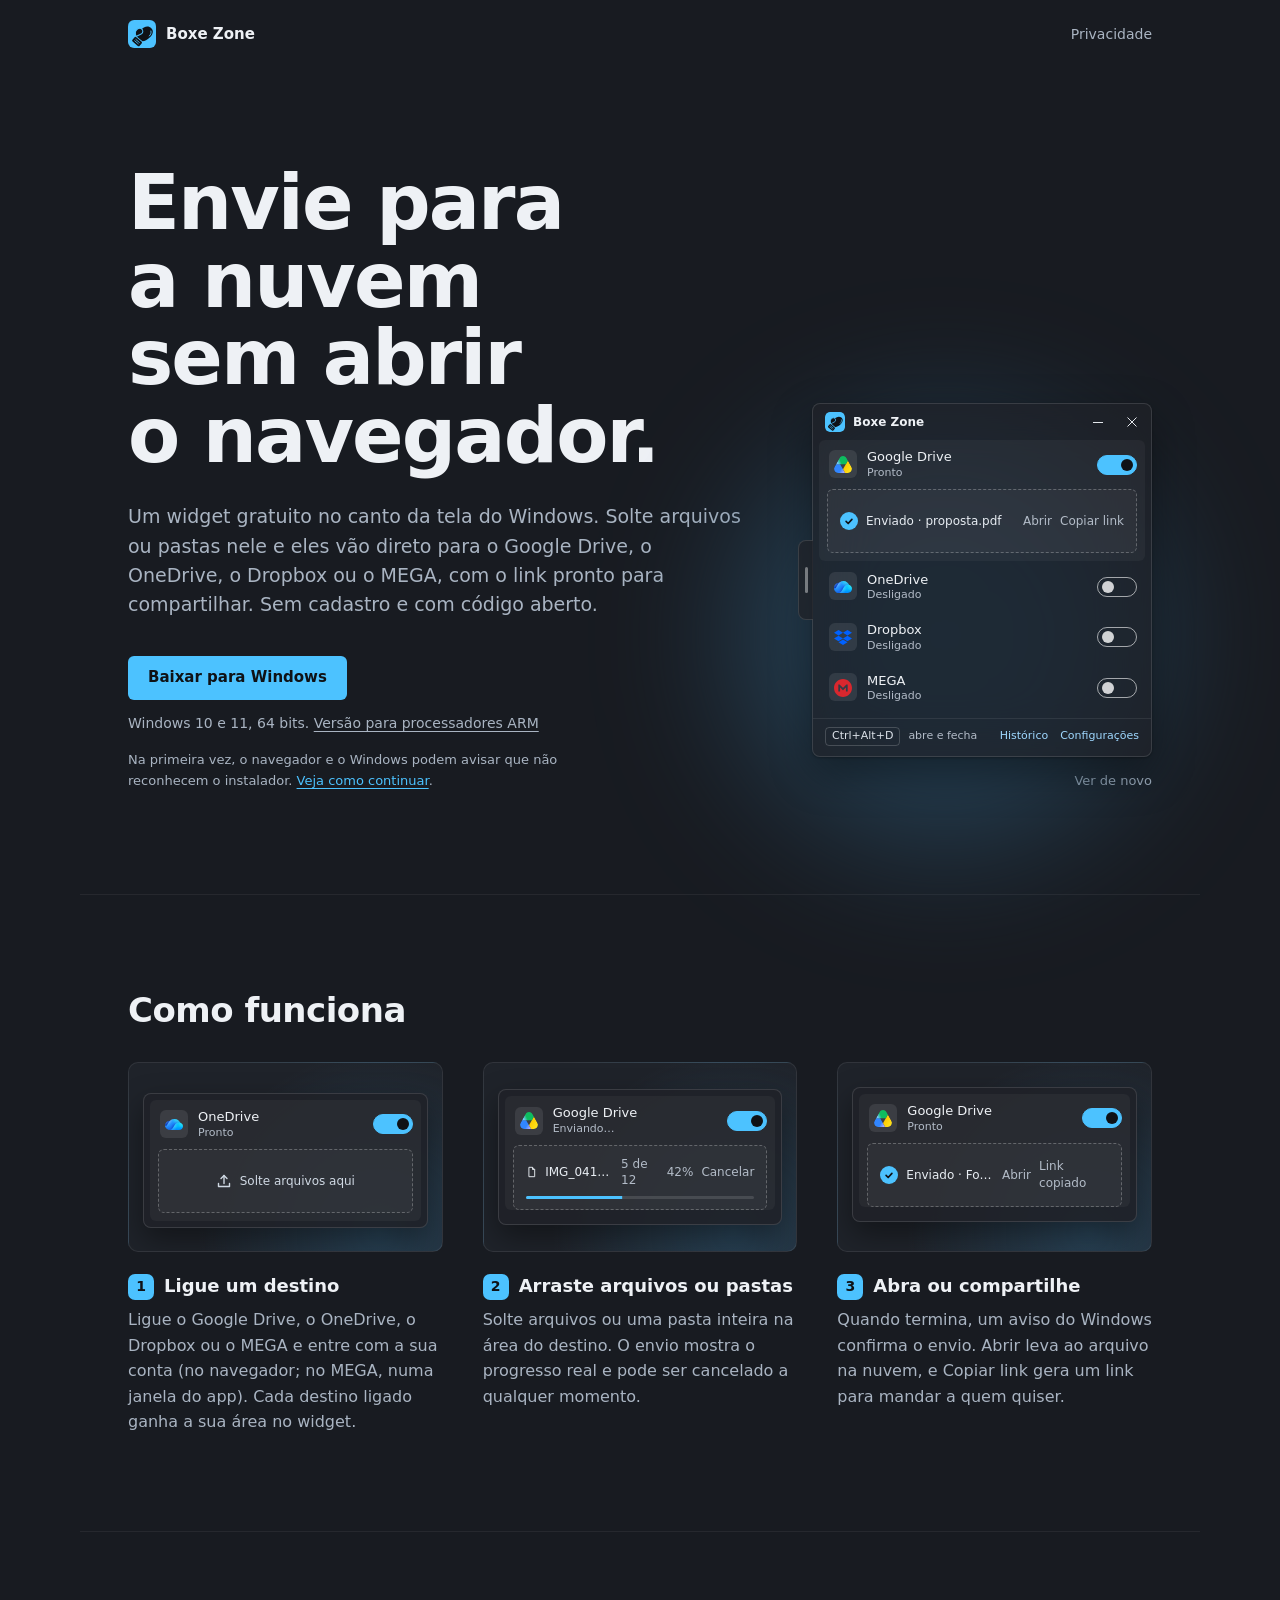
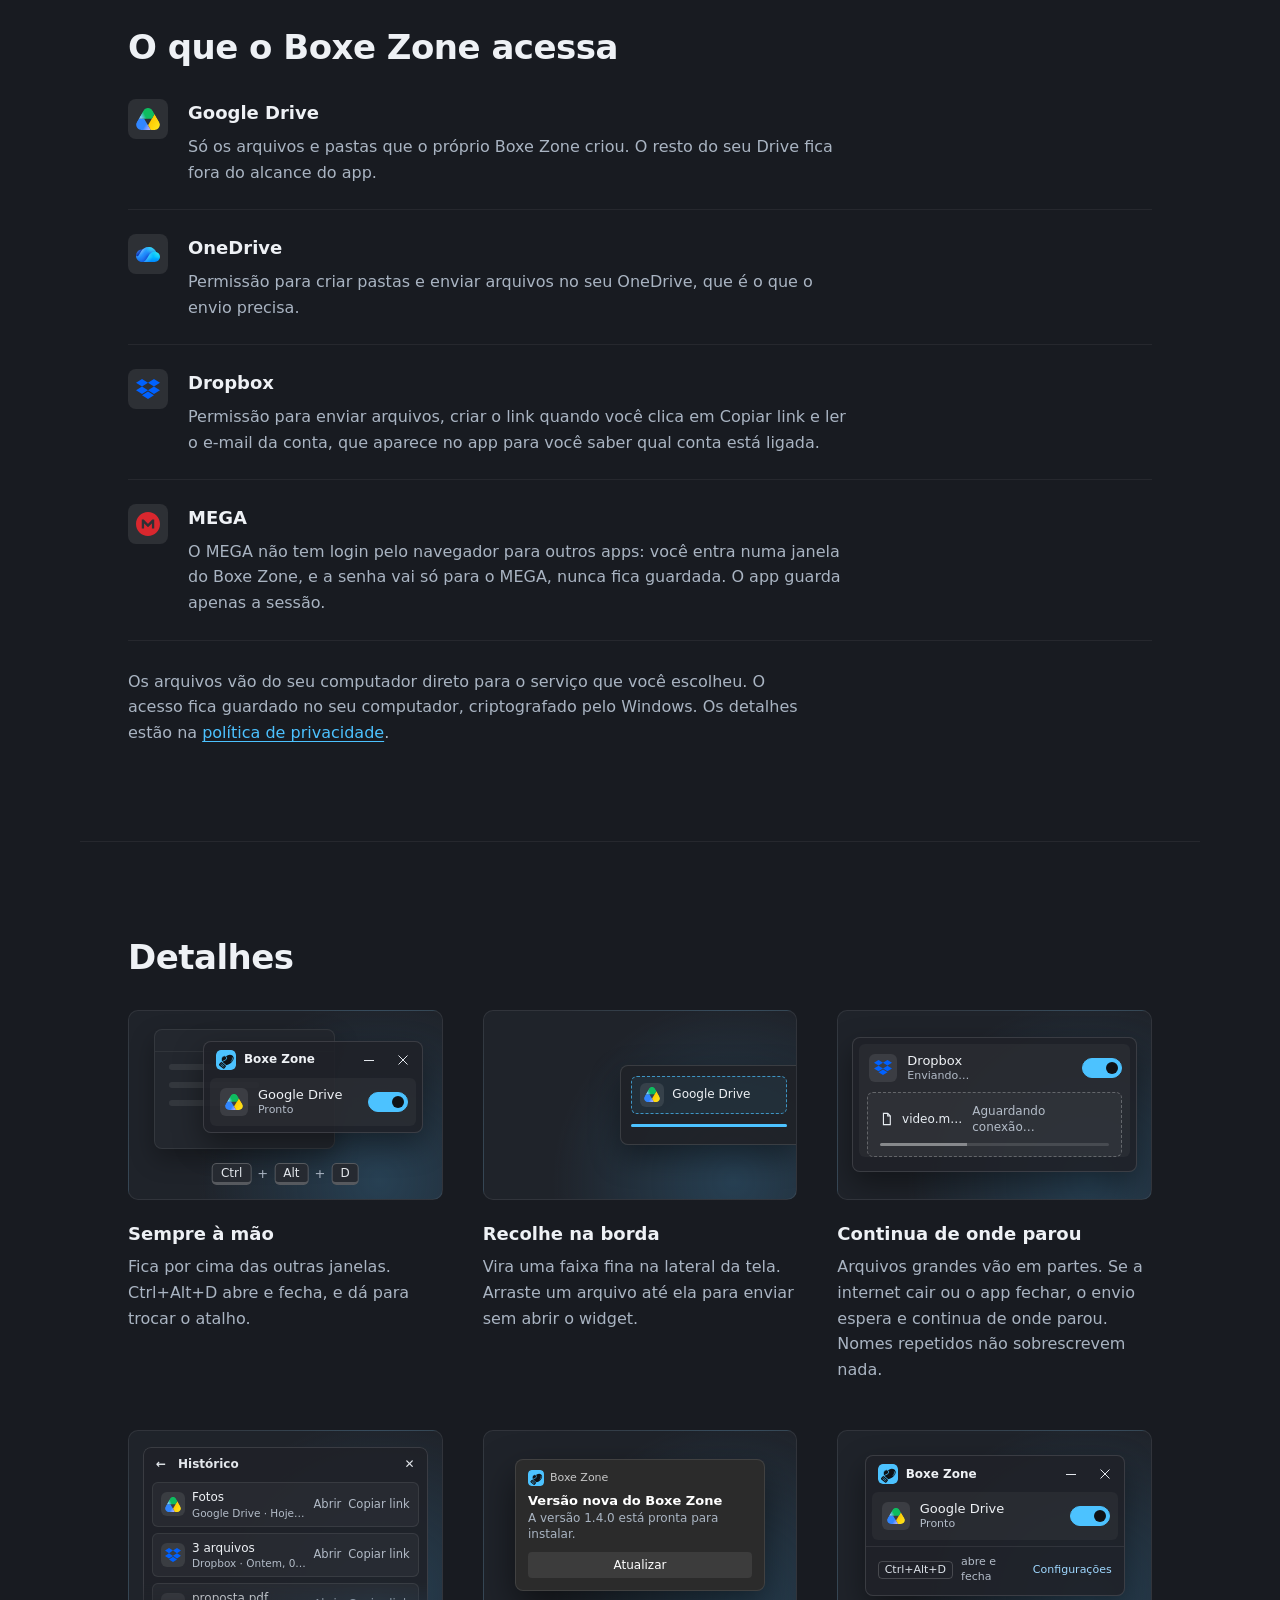
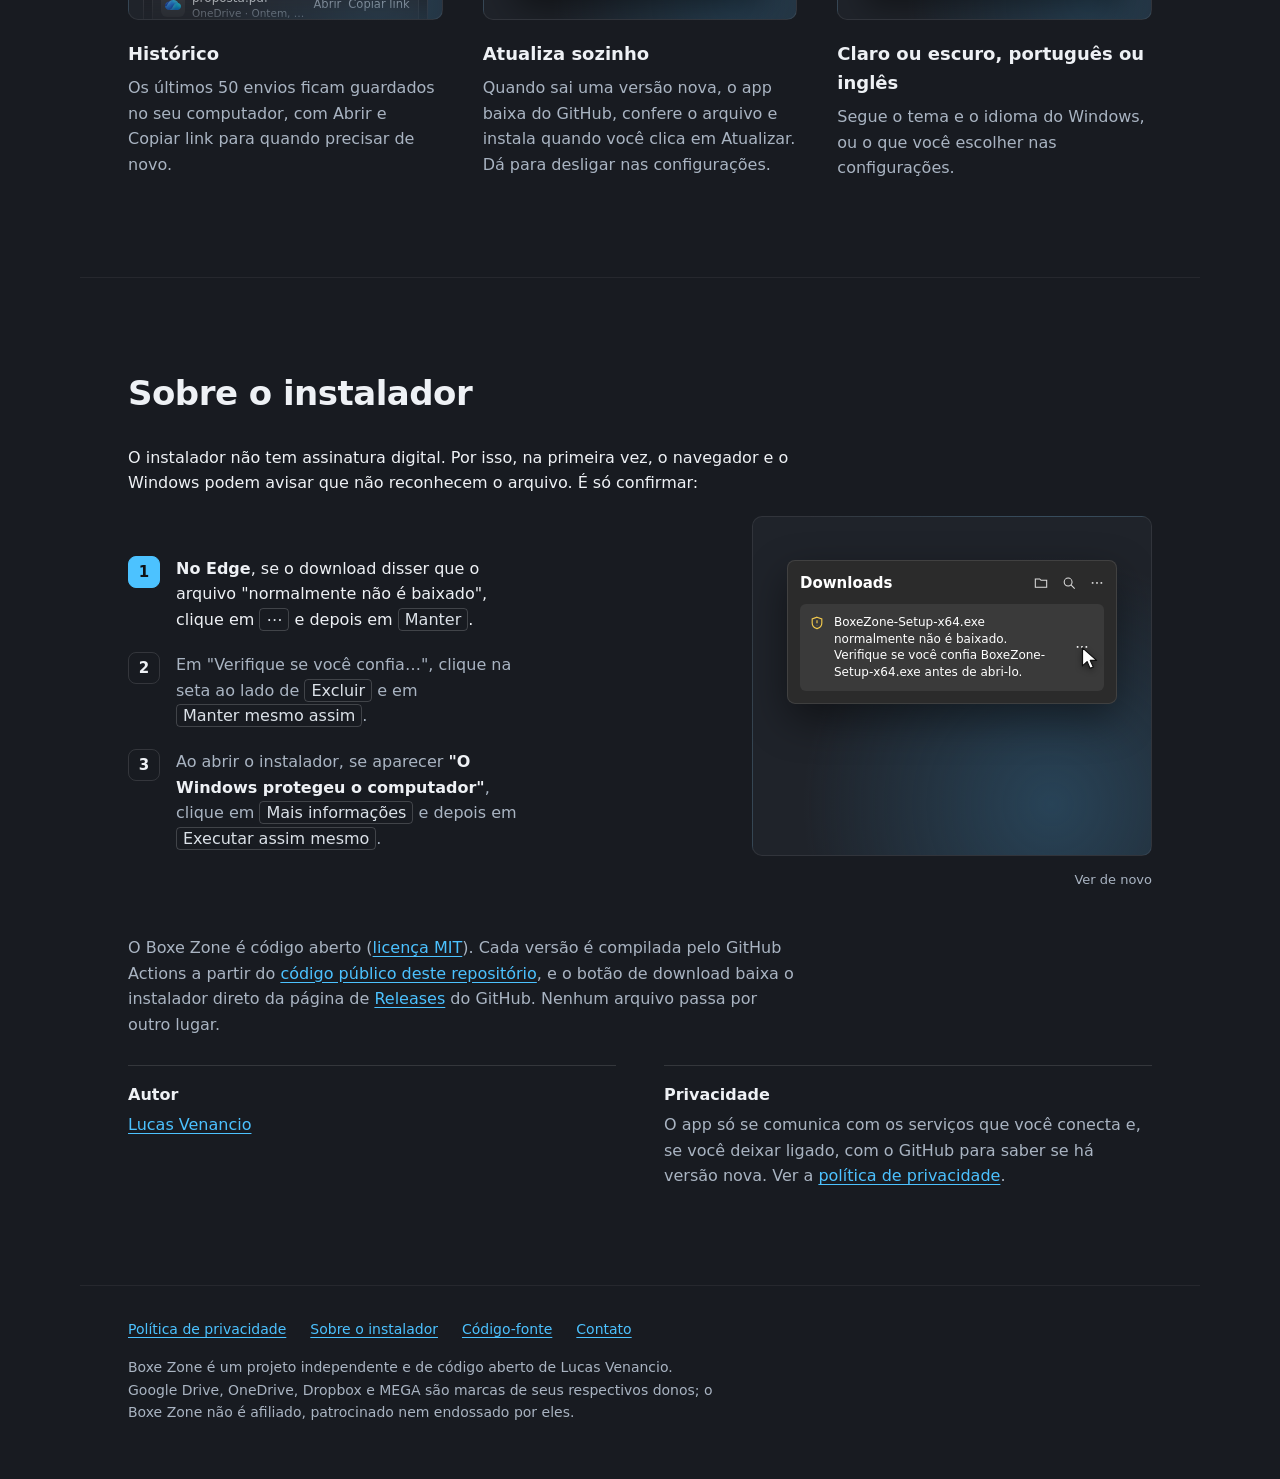
<file: website/index.html>
<!doctype html>
<html lang="pt-BR">
<head>
  <meta charset="utf-8">
  <meta name="viewport" content="width=device-width, initial-scale=1">
  <title>Boxe Zone</title>
  <meta name="description" content="Boxe Zone é um widget gratuito para Windows: solte arquivos ou pastas no canto da tela e eles vão para o Google Drive, o OneDrive, o Dropbox ou o MEGA, sem abrir o navegador.">
  <meta property="og:title" content="Boxe Zone">
  <meta property="og:description" content="Envie para a nuvem sem abrir o navegador: solte arquivos ou pastas no canto da tela e eles vão para o Google Drive, o OneDrive, o Dropbox ou o MEGA.">
  <meta property="og:type" content="website">
  <meta property="og:url" content="https://weblucasdev.github.io/BoxeZone/">
  <meta property="og:image" content="https://weblucasdev.github.io/BoxeZone/assets/logo.svg">
  <meta name="theme-color" content="#181b21">
  <link rel="icon" href="assets/logo.svg" type="image/svg+xml">
  <link rel="alternate icon" href="favicon.ico">
  <link rel="stylesheet" href="assets/style.css">
</head>
<body>
  <a class="skip" href="#conteudo">Pular para o conteúdo</a>

  <header class="bar">
    <a class="brand" href="./" aria-label="Boxe Zone, página inicial">
      <img src="assets/logo.svg" alt="" width="28" height="28">
      Boxe Zone
    </a>
    <nav aria-label="Páginas">
      <a href="privacidade/">Privacidade</a>
    </nav>
  </header>

  <main id="conteudo">
    <section class="hero" aria-labelledby="titulo">
      <div>
        <h1 id="titulo">Envie para a nuvem sem abrir o navegador.</h1>
        <p class="lede">Um widget gratuito no canto da tela do Windows. Solte arquivos ou pastas nele e eles vão direto para o Google Drive, o OneDrive, o Dropbox ou o MEGA, com o link pronto para compartilhar. Sem cadastro e com código aberto.</p>
        <div class="get">
          <a class="button" href="https://github.com/WebLucasDev/BoxeZone/releases/latest/download/BoxeZone-Setup-x64.exe">Baixar para Windows</a>
          <small>Windows 10 e 11, 64 bits. <a href="https://github.com/WebLucasDev/BoxeZone/releases/latest/download/BoxeZone-Setup-arm64.exe">Versão para processadores ARM</a></small>
        </div>
        <p class="smartscreen">Na primeira vez, o navegador e o Windows podem avisar que não reconhecem o instalador. <a href="#instalador">Veja como continuar</a>.</p>
      </div>

      <div class="desk-glow" aria-hidden="true"></div>

      <div class="widget-col">
        <figure class="widget play" id="demo" aria-label="Demonstração: um arquivo é solto na área do Google Drive e enviado" role="img" style="margin:0">
          <div class="tab" aria-hidden="true"><span></span></div>
          <div class="w-head" aria-hidden="true">
            <img src="assets/logo.svg" alt="">
            <span class="title">Boxe Zone</span>
            <span class="w-caps">
              <svg width="10" height="10" viewBox="0 0 10 10" fill="none" stroke="currentColor" stroke-width="1"><path d="M0 5.5h10"/></svg>
              <svg width="10" height="10" viewBox="0 0 10 10" fill="none" stroke="currentColor" stroke-width="1"><path d="M.5.5l9 9M9.5.5l-9 9"/></svg>
            </span>
          </div>

          <div class="w-list" aria-hidden="true">
            <div class="w-row on">
              <div class="w-line">
                <span class="w-icon"><img src="assets/google-drive.svg" alt=""></span>
                <span class="w-name">Google Drive<small class="status"><span class="st-ready">Pronto</span><span class="st-sending">Enviando…</span></small></span>
                <span class="switch on"></span>
              </div>
              <div class="zone">
                <span class="flying">
                  <svg width="12" height="12" viewBox="0 0 16 16" fill="none" stroke="currentColor" stroke-width="1.4"><path d="M4 1.5h5l3 3v10H4z"/><path d="M9 1.5v3h3"/></svg>
                  proposta.pdf
                </span>
                <div class="z-idle">
                  <svg width="16" height="16" viewBox="0 0 16 16" fill="none" stroke="currentColor" stroke-width="1.4" stroke-linecap="round" stroke-linejoin="round"><path d="M8 10.5V2.5"/><path d="M5 5.5l3-3 3 3"/><path d="M2.5 10.5v3h11v-3"/></svg>
                  <span>Solte arquivos aqui</span>
                </div>
                <div class="z-sending">
                  <div class="z-file">
                    <svg width="14" height="14" viewBox="0 0 16 16" fill="none" stroke="currentColor" stroke-width="1.3"><path d="M4 1.5h5l3 3v10H4z"/><path d="M9 1.5v3h3"/></svg>
                    <span class="fname">proposta.pdf</span>
                    <span class="pct"></span>
                    <span class="z-link">Cancelar</span>
                  </div>
                  <div class="track"><i></i></div>
                </div>
                <div class="z-done">
                  <div class="z-file">
                    <span class="check"><svg width="10" height="10" viewBox="0 0 12 12" fill="none" stroke="currentColor" stroke-width="2" stroke-linecap="round" stroke-linejoin="round"><path d="M2.5 6.5l2.5 2.5 4.5-5"/></svg></span>
                    <span class="fname">Enviado · proposta.pdf</span>
                    <span class="z-link">Abrir</span>
                    <span class="z-link">Copiar link</span>
                  </div>
                </div>
              </div>
            </div>
            <div class="w-row">
              <div class="w-line">
                <span class="w-icon"><img src="assets/onedrive.svg" alt=""></span>
                <span class="w-name">OneDrive<small>Desligado</small></span>
                <span class="switch"></span>
              </div>
            </div>
            <div class="w-row">
              <div class="w-line">
                <span class="w-icon"><img src="assets/dropbox.svg" alt=""></span>
                <span class="w-name">Dropbox<small>Desligado</small></span>
                <span class="switch"></span>
              </div>
            </div>
            <div class="w-row">
              <div class="w-line">
                <span class="w-icon"><img src="assets/mega.svg" alt=""></span>
                <span class="w-name">MEGA<small>Desligado</small></span>
                <span class="switch"></span>
              </div>
            </div>
          </div>

          <div class="w-foot" aria-hidden="true">
            <kbd>Ctrl+Alt+D</kbd>
            <span>abre e fecha</span>
            <span class="link push">Histórico</span>
            <span class="link">Configurações</span>
          </div>
        </figure>
        <button class="replay" type="button" id="replay" hidden>Ver de novo</button>
      </div>
    </section>

    <section class="section" aria-labelledby="como">
      <h2 id="como">Como funciona</h2>
      <ol class="steps">
        <li>
          <div class="ill i-connect" aria-hidden="true">
            <div class="panel">
              <div class="w-row">
                <div class="w-line"><span class="w-icon"><img src="assets/onedrive.svg" alt=""></span><span class="w-name">OneDrive<small class="states"><span class="s1">Desligado</span><span class="s2">Conectando…</span><span class="s3">Pronto</span></small></span><span class="switch"><svg class="ptr" width="16" height="21" viewBox="0 0 18 24"><path d="M1.5 1.5v18l4.6-4.3 3 6.8 3.2-1.4-3-6.6h6.3z" fill="#fff" stroke="#111" stroke-width="1.2" stroke-linejoin="round"/></svg></span></div>
                <div class="grow">
                  <div class="zone"><div class="z-idle"><svg width="16" height="16" viewBox="0 0 16 16" fill="none" stroke="currentColor" stroke-width="1.4" stroke-linecap="round" stroke-linejoin="round"><path d="M8 10.5V2.5"/><path d="M5 5.5l3-3 3 3"/><path d="M2.5 10.5v3h11v-3"/></svg><span>Solte arquivos aqui</span></div></div>
                </div>
              </div>
            </div>
          </div>
          <h3>Ligue um destino</h3>
          <p>Ligue o Google Drive, o OneDrive, o Dropbox ou o MEGA e entre com a sua conta (no navegador; no MEGA, numa janela do app). Cada destino ligado ganha a sua área no widget.</p>
        </li>
        <li>
          <div class="ill i-drop" aria-hidden="true">
            <span class="chip"><svg width="14" height="14" viewBox="0 0 16 16" fill="none" stroke="currentColor" stroke-width="1.3" stroke-linejoin="round"><path d="M1.5 3.5h4.5l1.5 1.5h7v8h-13z"/></svg>Fotos</span>
            <div class="panel">
              <div class="w-row">
                <div class="w-line"><span class="w-icon"><img src="assets/google-drive.svg" alt=""></span><span class="w-name">Google Drive<small class="states"><span class="s1">Pronto</span><span class="s2">Enviando…</span></small></span><span class="switch on"></span></div>
                <div class="zone">
                  <div class="z-idle"><svg width="16" height="16" viewBox="0 0 16 16" fill="none" stroke="currentColor" stroke-width="1.4" stroke-linecap="round" stroke-linejoin="round"><path d="M8 10.5V2.5"/><path d="M5 5.5l3-3 3 3"/><path d="M2.5 10.5v3h11v-3"/></svg><span>Solte arquivos aqui</span></div>
                  <div class="z-sending">
                    <div class="z-file"><svg width="14" height="14" viewBox="0 0 16 16" fill="none" stroke="currentColor" stroke-width="1.3"><path d="M4 1.5h5l3 3v10H4z"/><path d="M9 1.5v3h3"/></svg><span class="fname">IMG_0412.jpg</span><span class="cnt"></span><span class="pct"></span><span class="z-link">Cancelar</span></div>
                    <div class="track"><i></i></div>
                  </div>
                  <div class="z-done"><div class="z-file"><span class="check"><svg width="10" height="10" viewBox="0 0 12 12" fill="none" stroke="currentColor" stroke-width="2" stroke-linecap="round" stroke-linejoin="round"><path d="M2.5 6.5l2.5 2.5 4.5-5"/></svg></span><span class="fname">Enviado · Fotos</span><span class="z-link">Abrir</span></div></div>
                </div>
              </div>
            </div>
          </div>
          <h3>Arraste arquivos ou pastas</h3>
          <p>Solte arquivos ou uma pasta inteira na área do destino. O envio mostra o progresso real e pode ser cancelado a qualquer momento.</p>
        </li>
        <li>
          <div class="ill i-share" aria-hidden="true">
            <div class="panel">
              <div class="w-row">
                <div class="w-line"><span class="w-icon"><img src="assets/google-drive.svg" alt=""></span><span class="w-name">Google Drive<small>Pronto</small></span><span class="switch on"></span></div>
                <div class="zone">
                  <div class="z-done"><div class="z-file"><span class="check"><svg width="10" height="10" viewBox="0 0 12 12" fill="none" stroke="currentColor" stroke-width="2" stroke-linecap="round" stroke-linejoin="round"><path d="M2.5 6.5l2.5 2.5 4.5-5"/></svg></span><span class="fname">Enviado · Fotos</span><span class="z-link">Abrir</span><span class="copy"><span class="c1">Copiar link</span><span class="c2">Copiando…</span><span class="c3">Link copiado</span><svg class="ptr" width="16" height="21" viewBox="0 0 18 24"><path d="M1.5 1.5v18l4.6-4.3 3 6.8 3.2-1.4-3-6.6h6.3z" fill="#fff" stroke="#111" stroke-width="1.2" stroke-linejoin="round"/></svg></span></div></div>
                </div>
              </div>
            </div>
            <div class="toast">
              <div class="t-app"><img src="assets/logo.svg" alt="" width="16" height="16">Boxe Zone</div>
              <p class="t-title">Enviado para o Google Drive</p>
              <p>Fotos</p>
              <div class="t-buttons"><span>Abrir</span><span>Copiar link</span></div>
            </div>
          </div>
          <h3>Abra ou compartilhe</h3>
          <p>Quando termina, um aviso do Windows confirma o envio. Abrir leva ao arquivo na nuvem, e Copiar link gera um link para mandar a quem quiser.</p>
        </li>
      </ol>
    </section>

    <section class="section" aria-labelledby="acesso">
      <h2 id="acesso">O que o Boxe Zone acessa</h2>
      <ul class="access">
        <li>
          <span class="w-icon"><img src="assets/google-drive.svg" alt=""></span>
          <div>
            <h3>Google Drive</h3>
            <p>Só os arquivos e pastas que o próprio Boxe Zone criou. O resto do seu Drive fica fora do alcance do app.</p>
          </div>
        </li>
        <li>
          <span class="w-icon"><img src="assets/onedrive.svg" alt=""></span>
          <div>
            <h3>OneDrive</h3>
            <p>Permissão para criar pastas e enviar arquivos no seu OneDrive, que é o que o envio precisa.</p>
          </div>
        </li>
        <li>
          <span class="w-icon"><img src="assets/dropbox.svg" alt=""></span>
          <div>
            <h3>Dropbox</h3>
            <p>Permissão para enviar arquivos, criar o link quando você clica em Copiar link e ler o e-mail da conta, que aparece no app para você saber qual conta está ligada.</p>
          </div>
        </li>
        <li>
          <span class="w-icon"><img src="assets/mega.svg" alt=""></span>
          <div>
            <h3>MEGA</h3>
            <p>O MEGA não tem login pelo navegador para outros apps: você entra numa janela do Boxe Zone, e a senha vai só para o MEGA, nunca fica guardada. O app guarda apenas a sessão.</p>
          </div>
        </li>
      </ul>
      <p class="note">Os arquivos vão do seu computador direto para o serviço que você escolheu. O acesso fica guardado no seu computador, criptografado pelo Windows. Os detalhes estão na <a href="privacidade/">política de privacidade</a>.</p>
    </section>

    <section class="section" aria-labelledby="detalhes">
      <h2 id="detalhes">Detalhes</h2>
      <ul class="features">
        <li>
          <div class="ill i-hotkey" aria-hidden="true">
            <div class="fake-win"><span></span><i></i><i></i><i></i></div>
            <div class="panel mini">
              <div class="w-head"><img src="assets/logo.svg" alt=""><span class="title">Boxe Zone</span><span class="w-caps"><svg width="10" height="10" viewBox="0 0 10 10" fill="none" stroke="currentColor" stroke-width="1"><path d="M0 5.5h10"/></svg><svg width="10" height="10" viewBox="0 0 10 10" fill="none" stroke="currentColor" stroke-width="1"><path d="M.5.5l9 9M9.5.5l-9 9"/></svg></span></div>
              <div class="w-list"><div class="w-row on"><div class="w-line"><span class="w-icon"><img src="assets/google-drive.svg" alt=""></span><span class="w-name">Google Drive<small>Pronto</small></span><span class="switch on"></span></div></div></div>
            </div>
            <div class="keys"><kbd>Ctrl</kbd>+<kbd>Alt</kbd>+<kbd>D</kbd></div>
          </div>
          <h3>Sempre à mão</h3>
          <p>Fica por cima das outras janelas. Ctrl+Alt+D abre e fecha, e dá para trocar o atalho.</p>
        </li>
        <li>
          <div class="ill i-dock" aria-hidden="true">
            <span class="chip"><svg width="14" height="14" viewBox="0 0 16 16" fill="none" stroke="currentColor" stroke-width="1.3"><path d="M4 1.5h5l3 3v10H4z"/><path d="M9 1.5v3h3"/></svg>relatorio.pdf</span>
            <div class="dock">
              <div class="dk-body">
                <div class="dk-zone"><span class="w-icon"><img src="assets/google-drive.svg" alt=""></span><span>Google Drive</span></div>
                <div class="track"><i></i></div>
              </div>
            </div>
          </div>
          <h3>Recolhe na borda</h3>
          <p>Vira uma faixa fina na lateral da tela. Arraste um arquivo até ela para enviar sem abrir o widget.</p>
        </li>
        <li>
          <div class="ill i-resume" aria-hidden="true">
            <div class="panel">
              <div class="w-row">
                <div class="w-line"><span class="w-icon"><img src="assets/dropbox.svg" alt=""></span><span class="w-name">Dropbox<small>Enviando…</small></span><span class="switch on"></span></div>
                <div class="zone">
                  <div class="z-sending">
                    <div class="z-file"><svg width="14" height="14" viewBox="0 0 16 16" fill="none" stroke="currentColor" stroke-width="1.3"><path d="M4 1.5h5l3 3v10H4z"/><path d="M9 1.5v3h3"/></svg><span class="fname">video.mp4</span><span class="labels"><span class="pct"></span><span class="wait">Aguardando conexão…</span><span class="back">Retomando…</span></span></div>
                    <div class="track"><i></i></div>
                  </div>
                  <div class="z-done"><div class="z-file"><span class="check"><svg width="10" height="10" viewBox="0 0 12 12" fill="none" stroke="currentColor" stroke-width="2" stroke-linecap="round" stroke-linejoin="round"><path d="M2.5 6.5l2.5 2.5 4.5-5"/></svg></span><span class="fname">Enviado · video.mp4</span><span class="z-link">Abrir</span></div></div>
                </div>
              </div>
            </div>
          </div>
          <h3>Continua de onde parou</h3>
          <p>Arquivos grandes vão em partes. Se a internet cair ou o app fechar, o envio espera e continua de onde parou. Nomes repetidos não sobrescrevem nada.</p>
        </li>
        <li>
          <div class="ill i-history" aria-hidden="true">
            <div class="panel">
              <div class="h-head"><span>←</span><span class="title">Histórico</span><span>✕</span></div>
              <div class="h-list">
                <div class="h-card new"><span class="w-icon"><img src="assets/google-drive.svg" alt=""></span><span class="w-name">Fotos<small>Google Drive · Hoje, 14:32</small></span><span class="z-link">Abrir</span><span class="z-link">Copiar link</span></div>
                <div class="h-card"><span class="w-icon"><img src="assets/dropbox.svg" alt=""></span><span class="w-name">3 arquivos<small>Dropbox · Ontem, 09:10</small></span><span class="z-link">Abrir</span><span class="z-link">Copiar link</span></div>
                <div class="h-card"><span class="w-icon"><img src="assets/onedrive.svg" alt=""></span><span class="w-name">proposta.pdf<small>OneDrive · Ontem, 08:45</small></span><span class="z-link">Abrir</span><span class="z-link">Copiar link</span></div>
              </div>
            </div>
          </div>
          <h3>Histórico</h3>
          <p>Os últimos 50 envios ficam guardados no seu computador, com Abrir e Copiar link para quando precisar de novo.</p>
        </li>
        <li>
          <div class="ill i-update" aria-hidden="true">
            <div class="toast">
              <div class="t-app"><img src="assets/logo.svg" alt="" width="16" height="16">Boxe Zone</div>
              <p class="t-title">Versão nova do Boxe Zone</p>
              <p>A versão 1.4.0 está pronta para instalar.</p>
              <div class="t-buttons"><span class="press">Atualizar<svg class="ptr" width="16" height="21" viewBox="0 0 18 24"><path d="M1.5 1.5v18l4.6-4.3 3 6.8 3.2-1.4-3-6.6h6.3z" fill="#fff" stroke="#111" stroke-width="1.2" stroke-linejoin="round"/></svg></span></div>
            </div>
            <div class="setup-mini"><img src="assets/logo.svg" alt="" width="28" height="28"><span>Atualizando o Boxe Zone…</span><div class="track"><i></i></div></div>
          </div>
          <h3>Atualiza sozinho</h3>
          <p>Quando sai uma versão nova, o app baixa do GitHub, confere o arquivo e instala quando você clica em Atualizar. Dá para desligar nas configurações.</p>
        </li>
        <li>
          <div class="ill i-theme" aria-hidden="true">
            <div class="panel mini dark">
              <div class="w-head"><img src="assets/logo.svg" alt=""><span class="title">Boxe Zone</span><span class="w-caps"><svg width="10" height="10" viewBox="0 0 10 10" fill="none" stroke="currentColor" stroke-width="1"><path d="M0 5.5h10"/></svg><svg width="10" height="10" viewBox="0 0 10 10" fill="none" stroke="currentColor" stroke-width="1"><path d="M.5.5l9 9M9.5.5l-9 9"/></svg></span></div>
              <div class="w-list"><div class="w-row on"><div class="w-line"><span class="w-icon"><img src="assets/google-drive.svg" alt=""></span><span class="w-name">Google Drive<small>Pronto</small></span><span class="switch on"></span></div></div></div>
              <div class="w-foot"><kbd>Ctrl+Alt+D</kbd><span>abre e fecha</span><span class="link push">Configurações</span></div>
            </div>
            <div class="panel mini light">
              <div class="w-head"><img src="assets/logo.svg" alt=""><span class="title">Boxe Zone</span><span class="w-caps"><svg width="10" height="10" viewBox="0 0 10 10" fill="none" stroke="currentColor" stroke-width="1"><path d="M0 5.5h10"/></svg><svg width="10" height="10" viewBox="0 0 10 10" fill="none" stroke="currentColor" stroke-width="1"><path d="M.5.5l9 9M9.5.5l-9 9"/></svg></span></div>
              <div class="w-list"><div class="w-row on"><div class="w-line"><span class="w-icon"><img src="assets/google-drive.svg" alt=""></span><span class="w-name">Google Drive<small>Ready</small></span><span class="switch on"></span></div></div></div>
              <div class="w-foot"><kbd>Ctrl+Alt+D</kbd><span>opens and closes</span><span class="link push">Settings</span></div>
            </div>
          </div>
          <h3>Claro ou escuro, português ou inglês</h3>
          <p>Segue o tema e o idioma do Windows, ou o que você escolher nas configurações.</p>
        </li>
      </ul>
    </section>

    <section class="section policy" id="instalador" aria-labelledby="instalador-titulo">
      <h2 id="instalador-titulo">Sobre o instalador</h2>
      <p class="note-strong">O instalador não tem assinatura digital. Por isso, na primeira vez, o navegador e o Windows podem avisar que não reconhecem o arquivo. É só confirmar:</p>

      <div class="warn-demo">
        <ol class="warn-steps" id="warn-steps">
          <li data-step="1"><strong>No Edge</strong>, se o download disser que o arquivo "normalmente não é baixado", clique em <span class="ui">⋯</span> e depois em <span class="ui">Manter</span>.</li>
          <li data-step="2">Em "Verifique se você confia…", clique na seta ao lado de <span class="ui">Excluir</span> e em <span class="ui">Manter mesmo assim</span>.</li>
          <li data-step="3">Ao abrir o instalador, se aparecer <strong>"O Windows protegeu o computador"</strong>, clique em <span class="ui">Mais informações</span> e depois em <span class="ui">Executar assim mesmo</span>.</li>
        </ol>

        <div class="warn-col">
          <figure class="stage more" id="warn" data-scene="ss" role="img" aria-label="Demonstração dos avisos do navegador e do Windows e de onde clicar em cada um">
            <!-- Edge downloads panel -->
            <div class="scene dl" aria-hidden="true">
              <div class="dl-head">
                <span>Downloads</span>
                <span class="dl-tools">
                  <svg width="14" height="14" viewBox="0 0 16 16" fill="none" stroke="currentColor" stroke-width="1.2"><path d="M1.5 3.5h5l1.5 1.5h6.5v8h-13z"/></svg>
                  <svg width="14" height="14" viewBox="0 0 16 16" fill="none" stroke="currentColor" stroke-width="1.2"><circle cx="7" cy="7" r="4.5"/><path d="M10.5 10.5l4 4"/></svg>
                  <svg width="14" height="14" viewBox="0 0 16 16" fill="currentColor"><circle cx="3" cy="8" r="1.1"/><circle cx="8" cy="8" r="1.1"/><circle cx="13" cy="8" r="1.1"/></svg>
                </span>
              </div>
              <div class="dl-item">
                <svg class="dl-warn" width="14" height="14" viewBox="0 0 16 16" fill="none" stroke="currentColor" stroke-width="1.3"><path d="M8 1.5l5.5 2v4.5c0 3.3-2.4 5.6-5.5 6.5-3.1-.9-5.5-3.2-5.5-6.5V3.5z"/><path d="M8 5v3.5M8 10.6v.4"/></svg>
                <p>BoxeZone-Setup-x64.exe normalmente não é baixado. Verifique se você confia BoxeZone-Setup-x64.exe antes de abri-lo.</p>
                <span class="dl-more" data-target="more">
                  <svg width="14" height="14" viewBox="0 0 16 16" fill="currentColor"><circle cx="3" cy="8" r="1.1"/><circle cx="8" cy="8" r="1.1"/><circle cx="13" cy="8" r="1.1"/></svg>
                </span>
              </div>
              <div class="menu dl-menu">
                <span>Excluir</span>
                <span data-target="keep">Manter</span>
                <hr>
                <span>Relatar este arquivo como seguro</span>
                <span>Saiba mais</span>
              </div>
            </div>

            <!-- Edge "check that you trust" dialog -->
            <div class="scene trust" aria-hidden="true">
              <p class="trust-title">Verifique se você confia BoxeZone-Setup-x64.exe antes de abrir</p>
              <p>O Microsoft Defender SmartScreen não pôde verificar se este arquivo é seguro, pois não é normalmente baixado.</p>
              <p class="trust-meta">Nome: BoxeZone-Setup-x64.exe<br>Fornecedor: Desconhecido</p>
              <div class="trust-buttons">
                <span class="btn">Cancelar</span>
                <span class="btn primary">Excluir <span class="chev" data-target="chev"><svg width="10" height="10" viewBox="0 0 10 10" fill="none" stroke="currentColor" stroke-width="1.2"><path d="M2 3.5l3 3 3-3"/></svg></span></span>
              </div>
              <div class="menu trust-menu"><span data-target="keep-anyway">Manter mesmo assim</span></div>
            </div>

            <!-- Windows SmartScreen -->
            <div class="scene ss" aria-hidden="true">
              <p class="ss-title">O Windows protegeu o computador</p>
              <p>O Microsoft Defender SmartScreen impediu que um aplicativo não reconhecido fosse iniciado. A execução desse aplicativo pode colocar seu computador em risco.</p>
              <p class="ss-link" data-target="info">Mais informações</p>
              <p class="ss-meta">Aplicativo: BoxeZone-Setup-x64.exe<br>Fornecedor: Fornecedor desconhecido</p>
              <div class="ss-buttons">
                <span class="ss-run" data-target="run">Executar assim mesmo</span>
                <span>Não executar</span>
              </div>
            </div>

            <!-- The installer opens -->
            <div class="scene setup" aria-hidden="true">
              <img src="assets/logo.svg" alt="" width="40" height="40">
              <p>Instalando o Boxe Zone…</p>
              <div class="track"><i></i></div>
            </div>

            <svg class="cursor" aria-hidden="true" width="18" height="24" viewBox="0 0 18 24"><path d="M1.5 1.5v18l4.6-4.3 3 6.8 3.2-1.4-3-6.6h6.3z" fill="#fff" stroke="#111" stroke-width="1.2" stroke-linejoin="round"/></svg>
          </figure>
          <button class="replay" type="button" id="warn-replay" hidden>Ver de novo</button>
        </div>
      </div>

      <p>O Boxe Zone é código aberto (<a href="https://github.com/WebLucasDev/BoxeZone/blob/main/LICENSE" target="_blank" rel="noopener">licença MIT</a>). Cada versão é compilada pelo GitHub Actions a partir do <a href="https://github.com/WebLucasDev/BoxeZone" target="_blank" rel="noopener">código público deste repositório</a>, e o botão de download baixa o instalador direto da página de <a href="https://github.com/WebLucasDev/BoxeZone/releases" target="_blank" rel="noopener">Releases</a> do GitHub. Nenhum arquivo passa por outro lugar.</p>
      <dl class="facts">
        <div>
          <dt>Autor</dt>
          <dd><a href="https://github.com/WebLucasDev" target="_blank" rel="noopener">Lucas Venancio</a></dd>
        </div>
        <div>
          <dt>Privacidade</dt>
          <dd>O app só se comunica com os serviços que você conecta e, se você deixar ligado, com o GitHub para saber se há versão nova. Ver a <a href="privacidade/">política de privacidade</a>.</dd>
        </div>
      </dl>
    </section>
  </main>

  <footer class="foot">
    <nav aria-label="Rodapé">
      <a href="privacidade/">Política de privacidade</a>
      <a href="#instalador">Sobre o instalador</a>
      <a href="https://github.com/WebLucasDev/BoxeZone" target="_blank" rel="noopener">Código-fonte</a>
      <a href="mailto:lucasvenanciodev@gmail.com">Contato</a>
    </nav>
    <p>Boxe Zone é um projeto independente e de código aberto de Lucas Venancio. Google Drive, OneDrive, Dropbox e MEGA são marcas de seus respectivos donos; o Boxe Zone não é afiliado, patrocinado nem endossado por eles.</p>
  </footer>

  <script>
    (function () {
      if (!window.matchMedia || window.matchMedia('(prefers-reduced-motion: reduce)').matches) {
        return;
      }

      // Replays the drop demo on request; the first run starts on load through the .play class.
      var demo = document.getElementById('demo');
      var replay = document.getElementById('replay');
      replay.hidden = false;
      replay.addEventListener('click', function () {
        demo.classList.remove('play');
        void demo.offsetWidth;
        demo.classList.add('play');
      });

      // Installer warnings: a cursor walks through the clicks, with the matching step lit on the list.
      // Without motion (or script) the stage rests on the expanded SmartScreen dialog.
      var stage = document.getElementById('warn');
      var cursor = stage.querySelector('.cursor');
      var steps = document.querySelectorAll('#warn-steps li');
      var warnReplay = document.getElementById('warn-replay');
      var run = 0;

      function wait(ms, id) {
        return new Promise(function (resolve, reject) {
          setTimeout(function () { id === run ? resolve() : reject(); }, ms);
        });
      }

      function step(n) {
        steps.forEach(function (li) { li.classList.toggle('on', li.getAttribute('data-step') === String(n)); });
      }

      function moveTo(name) {
        var target = stage.querySelector('[data-target="' + name + '"]');
        var box = target.getBoundingClientRect();
        var origin = stage.getBoundingClientRect();
        var x = box.left - origin.left + box.width / 2 - 2;
        var y = box.top - origin.top + box.height / 2 - 2;
        cursor.style.transform = 'translate(' + x + 'px,' + y + 'px)';
        return target;
      }

      async function click(name, id) {
        var target = moveTo(name);
        await wait(750, id);
        target.classList.add('hit');
        cursor.classList.add('down');
        await wait(180, id);
        cursor.classList.remove('down');
        await wait(220, id);
        target.classList.remove('hit');
      }

      async function play() {
        var id = ++run;
        stage.className = 'stage anim';
        stage.setAttribute('data-scene', 'dl');
        cursor.style.transition = 'none';
        cursor.style.transform = 'translate(' + stage.clientWidth * 0.7 + 'px,' + stage.clientHeight * 0.85 + 'px)';
        void cursor.offsetWidth;
        cursor.style.transition = '';
        step(1);
        try {
          await wait(700, id);
          await click('more', id);
          stage.classList.add('menu-open');
          await wait(500, id);
          await click('keep', id);
          stage.classList.remove('menu-open');
          stage.setAttribute('data-scene', 'trust');
          step(2);
          await wait(900, id);
          await click('chev', id);
          stage.classList.add('menu-open');
          await wait(500, id);
          await click('keep-anyway', id);
          stage.classList.remove('menu-open');
          stage.setAttribute('data-scene', 'ss');
          step(3);
          await wait(1100, id);
          await click('info', id);
          stage.classList.add('more');
          await wait(700, id);
          await click('run', id);
          stage.setAttribute('data-scene', 'setup');
          step(0);
          await wait(2600, id);
          stage.classList.remove('anim');
          stage.classList.add('more');
          stage.setAttribute('data-scene', 'ss');
        } catch (e) {
          // A replay started a newer run.
        }
      }

      // Illustrations loop once they are on screen.
      if ('IntersectionObserver' in window) {
        var ills = new IntersectionObserver(function (entries) {
          entries.forEach(function (entry) {
            if (entry.isIntersecting) {
              entry.target.classList.add('run');
              ills.unobserve(entry.target);
            }
          });
        }, { threshold: 0.35 });
        document.querySelectorAll('.ill').forEach(function (ill) { ills.observe(ill); });
      }

      warnReplay.hidden = false;
      warnReplay.addEventListener('click', play);
      if ('IntersectionObserver' in window) {
        var seen = new IntersectionObserver(function (entries) {
          if (entries[0].isIntersecting) {
            seen.disconnect();
            play();
          }
        }, { threshold: 0.5 });
        seen.observe(stage);
      }
    })();
  </script>
</body>
</html>
</file>
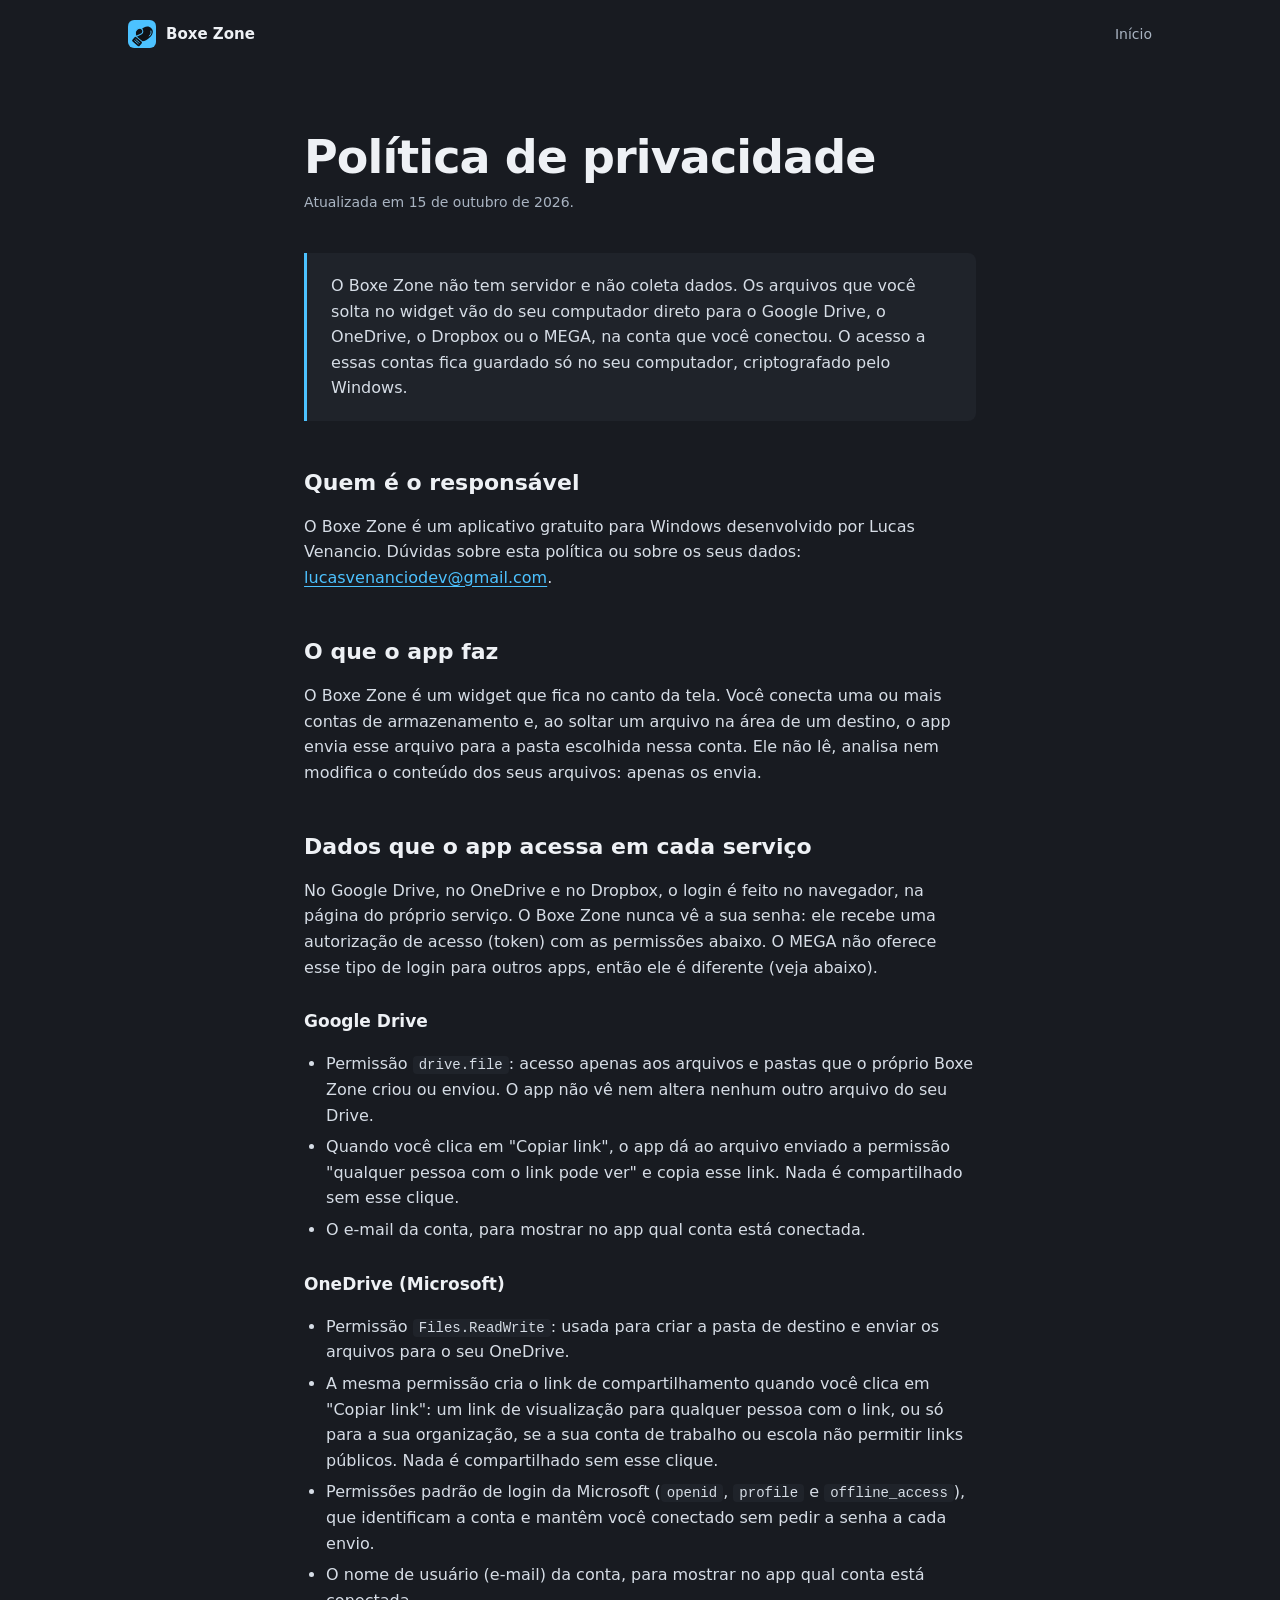
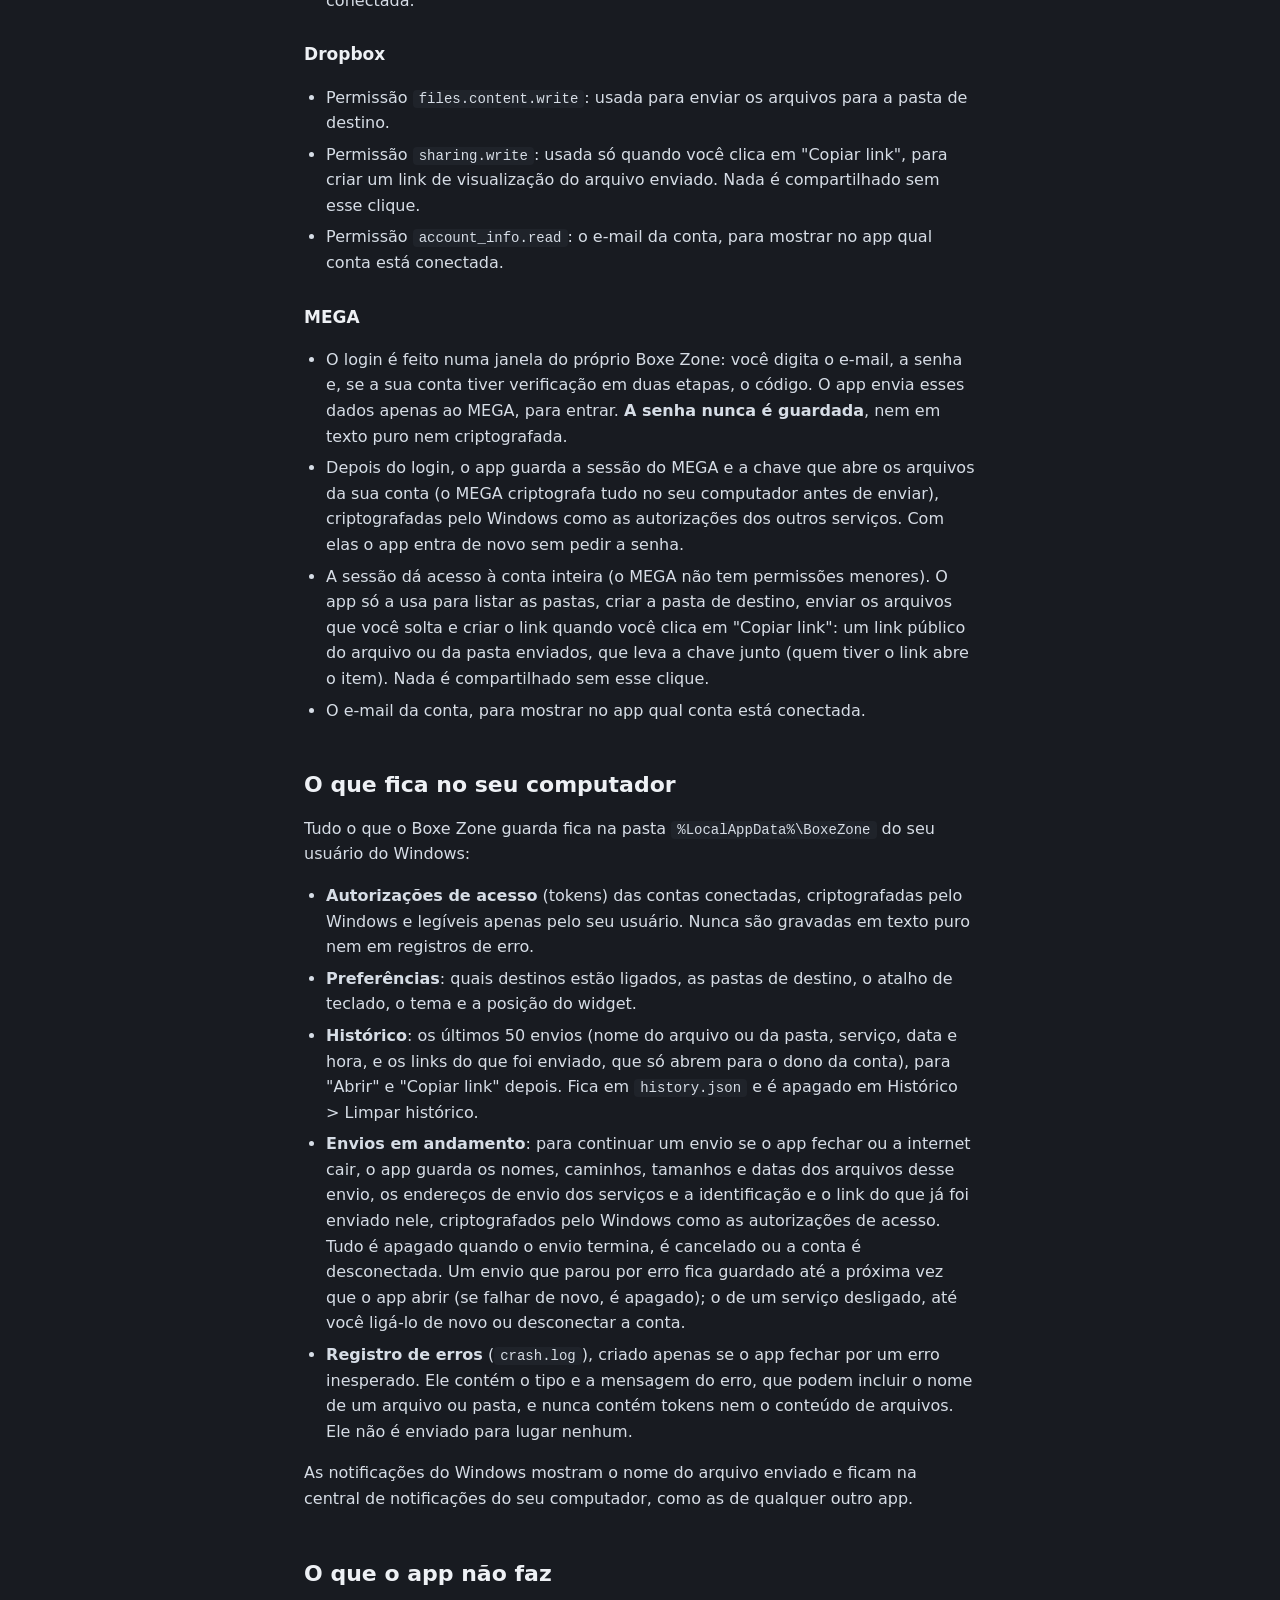
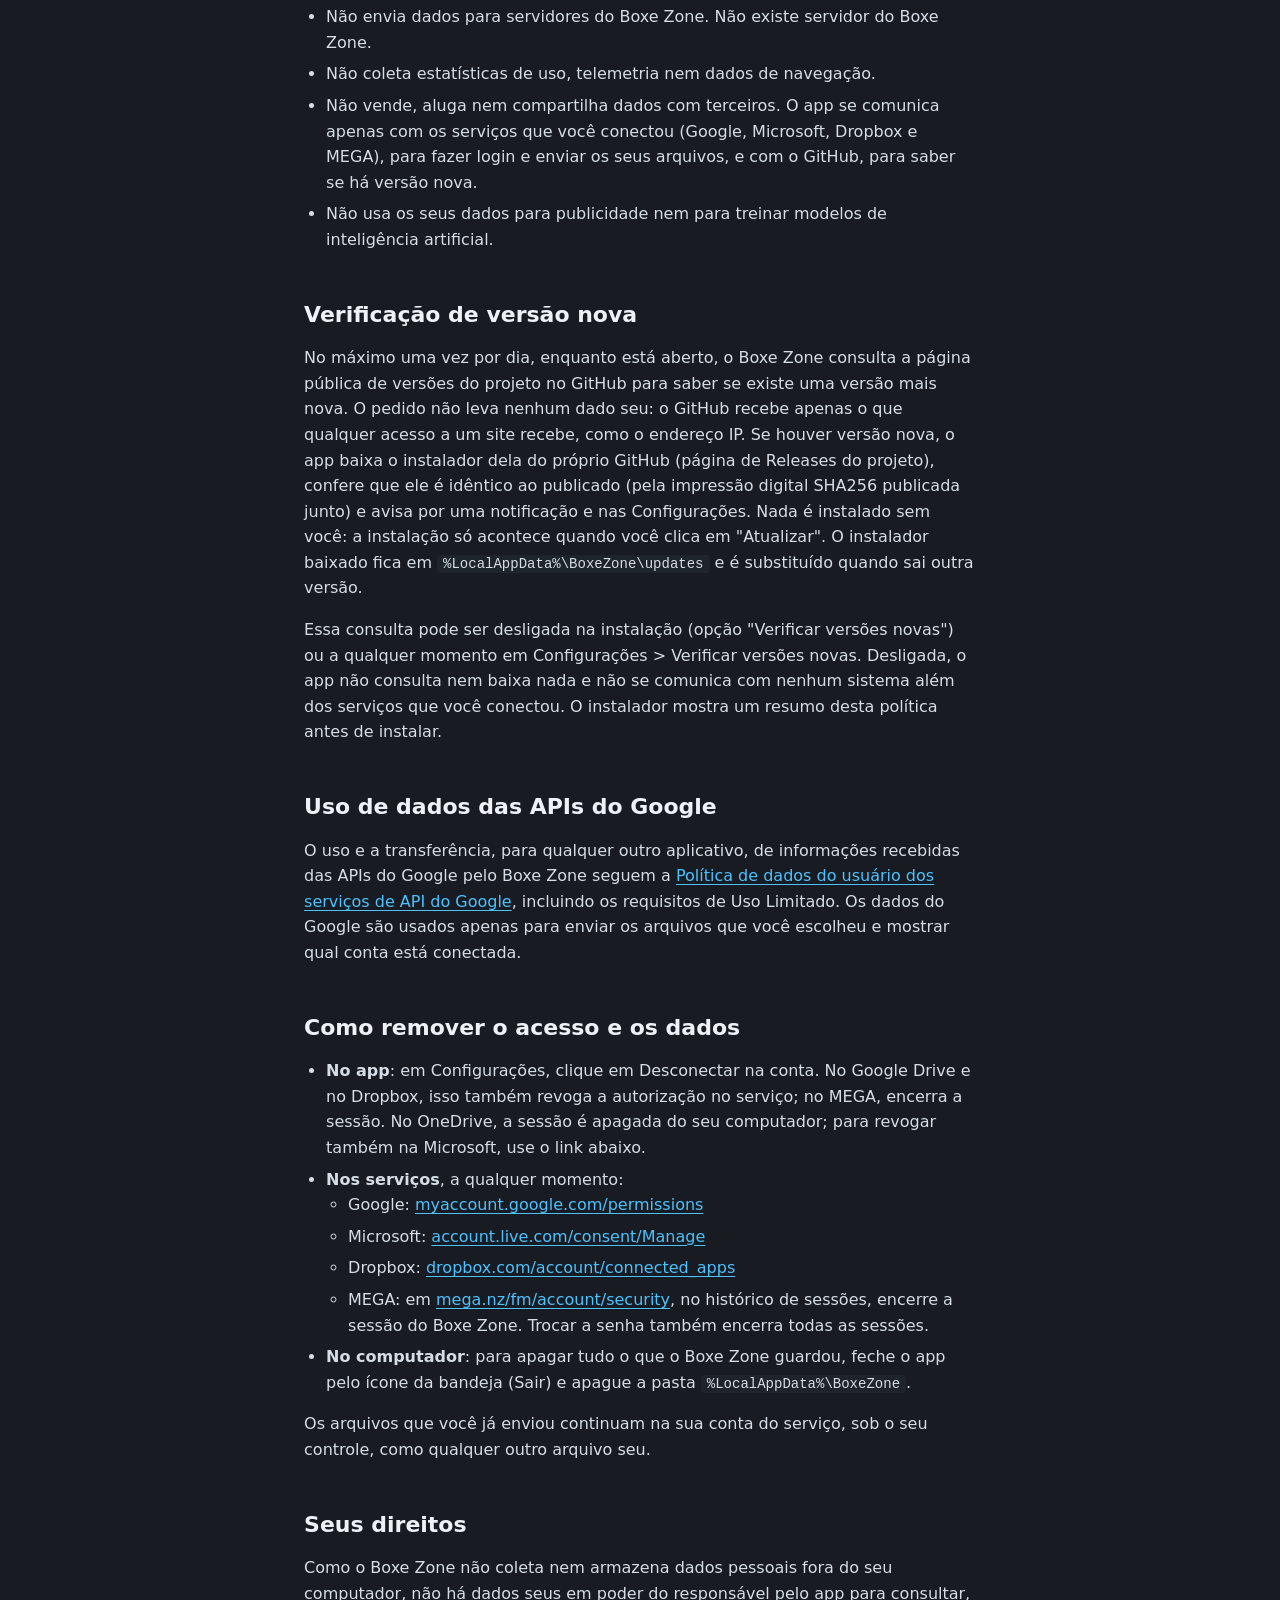
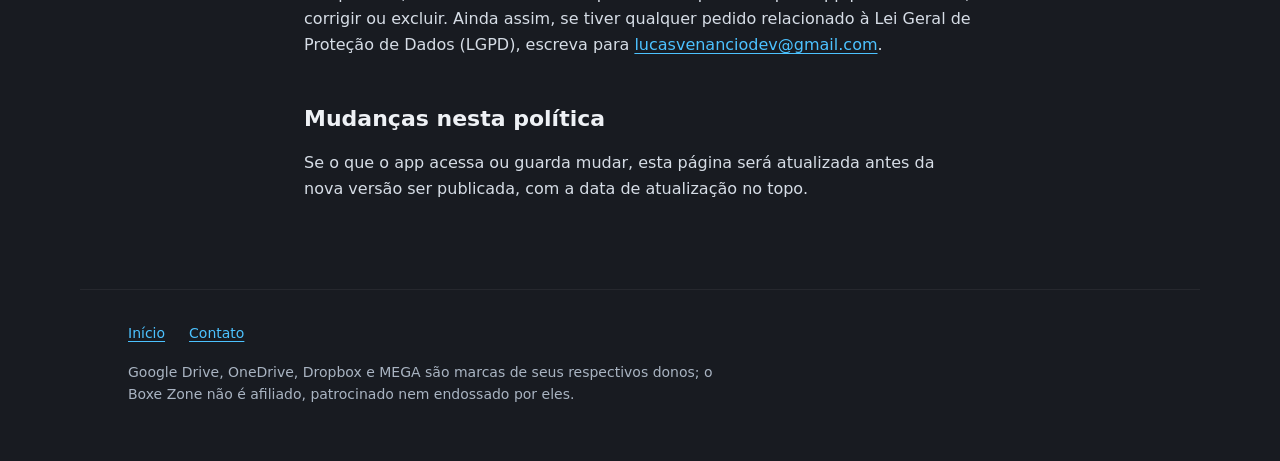
<file: website/privacidade/index.html>
<!doctype html>
<html lang="pt-BR">
<head>
  <meta charset="utf-8">
  <meta name="viewport" content="width=device-width, initial-scale=1">
  <title>Política de privacidade · Boxe Zone</title>
  <meta name="description" content="Como o Boxe Zone trata os seus dados: o que acessa no Google Drive, OneDrive e Dropbox, o que fica no seu computador e como remover o acesso.">
  <meta name="theme-color" content="#181b21">
  <link rel="icon" href="../assets/logo.svg" type="image/svg+xml">
  <link rel="alternate icon" href="../favicon.ico">
  <link rel="stylesheet" href="../assets/style.css">
</head>
<body>
  <a class="skip" href="#conteudo">Pular para o conteúdo</a>

  <header class="bar">
    <a class="brand" href="../" aria-label="Boxe Zone, página inicial">
      <img src="../assets/logo.svg" alt="" width="28" height="28">
      Boxe Zone
    </a>
    <nav aria-label="Páginas">
      <a href="../">Início</a>
    </nav>
  </header>

  <main id="conteudo" class="doc">
    <h1>Política de privacidade</h1>
    <p class="updated">Atualizada em 15 de outubro de 2026.</p>

    <div class="summary">
      <p>O Boxe Zone não tem servidor e não coleta dados. Os arquivos que você solta no widget vão do seu computador direto para o Google Drive, o OneDrive, o Dropbox ou o MEGA, na conta que você conectou. O acesso a essas contas fica guardado só no seu computador, criptografado pelo Windows.</p>
    </div>

    <h2>Quem é o responsável</h2>
    <p>O Boxe Zone é um aplicativo gratuito para Windows desenvolvido por Lucas Venancio. Dúvidas sobre esta política ou sobre os seus dados: <a href="mailto:lucasvenanciodev@gmail.com">lucasvenanciodev@gmail.com</a>.</p>

    <h2>O que o app faz</h2>
    <p>O Boxe Zone é um widget que fica no canto da tela. Você conecta uma ou mais contas de armazenamento e, ao soltar um arquivo na área de um destino, o app envia esse arquivo para a pasta escolhida nessa conta. Ele não lê, analisa nem modifica o conteúdo dos seus arquivos: apenas os envia.</p>

    <h2>Dados que o app acessa em cada serviço</h2>
    <p>No Google Drive, no OneDrive e no Dropbox, o login é feito no navegador, na página do próprio serviço. O Boxe Zone nunca vê a sua senha: ele recebe uma autorização de acesso (token) com as permissões abaixo. O MEGA não oferece esse tipo de login para outros apps, então ele é diferente (veja abaixo).</p>

    <h3>Google Drive</h3>
    <ul>
      <li>Permissão <code>drive.file</code>: acesso apenas aos arquivos e pastas que o próprio Boxe Zone criou ou enviou. O app não vê nem altera nenhum outro arquivo do seu Drive.</li>
      <li>Quando você clica em "Copiar link", o app dá ao arquivo enviado a permissão "qualquer pessoa com o link pode ver" e copia esse link. Nada é compartilhado sem esse clique.</li>
      <li>O e-mail da conta, para mostrar no app qual conta está conectada.</li>
    </ul>

    <h3>OneDrive (Microsoft)</h3>
    <ul>
      <li>Permissão <code>Files.ReadWrite</code>: usada para criar a pasta de destino e enviar os arquivos para o seu OneDrive.</li>
      <li>A mesma permissão cria o link de compartilhamento quando você clica em "Copiar link": um link de visualização para qualquer pessoa com o link, ou só para a sua organização, se a sua conta de trabalho ou escola não permitir links públicos. Nada é compartilhado sem esse clique.</li>
      <li>Permissões padrão de login da Microsoft (<code>openid</code>, <code>profile</code> e <code>offline_access</code>), que identificam a conta e mantêm você conectado sem pedir a senha a cada envio.</li>
      <li>O nome de usuário (e-mail) da conta, para mostrar no app qual conta está conectada.</li>
    </ul>

    <h3>Dropbox</h3>
    <ul>
      <li>Permissão <code>files.content.write</code>: usada para enviar os arquivos para a pasta de destino.</li>
      <li>Permissão <code>sharing.write</code>: usada só quando você clica em "Copiar link", para criar um link de visualização do arquivo enviado. Nada é compartilhado sem esse clique.</li>
      <li>Permissão <code>account_info.read</code>: o e-mail da conta, para mostrar no app qual conta está conectada.</li>
    </ul>

    <h3>MEGA</h3>
    <ul>
      <li>O login é feito numa janela do próprio Boxe Zone: você digita o e-mail, a senha e, se a sua conta tiver verificação em duas etapas, o código. O app envia esses dados apenas ao MEGA, para entrar. <strong>A senha nunca é guardada</strong>, nem em texto puro nem criptografada.</li>
      <li>Depois do login, o app guarda a sessão do MEGA e a chave que abre os arquivos da sua conta (o MEGA criptografa tudo no seu computador antes de enviar), criptografadas pelo Windows como as autorizações dos outros serviços. Com elas o app entra de novo sem pedir a senha.</li>
      <li>A sessão dá acesso à conta inteira (o MEGA não tem permissões menores). O app só a usa para listar as pastas, criar a pasta de destino, enviar os arquivos que você solta e criar o link quando você clica em "Copiar link": um link público do arquivo ou da pasta enviados, que leva a chave junto (quem tiver o link abre o item). Nada é compartilhado sem esse clique.</li>
      <li>O e-mail da conta, para mostrar no app qual conta está conectada.</li>
    </ul>

    <h2>O que fica no seu computador</h2>
    <p>Tudo o que o Boxe Zone guarda fica na pasta <code>%LocalAppData%\BoxeZone</code> do seu usuário do Windows:</p>
    <ul>
      <li><strong>Autorizações de acesso</strong> (tokens) das contas conectadas, criptografadas pelo Windows e legíveis apenas pelo seu usuário. Nunca são gravadas em texto puro nem em registros de erro.</li>
      <li><strong>Preferências</strong>: quais destinos estão ligados, as pastas de destino, o atalho de teclado, o tema e a posição do widget.</li>
      <li><strong>Histórico</strong>: os últimos 50 envios (nome do arquivo ou da pasta, serviço, data e hora, e os links do que foi enviado, que só abrem para o dono da conta), para "Abrir" e "Copiar link" depois. Fica em <code>history.json</code> e é apagado em Histórico &gt; Limpar histórico.</li>
      <li><strong>Envios em andamento</strong>: para continuar um envio se o app fechar ou a internet cair, o app guarda os nomes, caminhos, tamanhos e datas dos arquivos desse envio, os endereços de envio dos serviços e a identificação e o link do que já foi enviado nele, criptografados pelo Windows como as autorizações de acesso. Tudo é apagado quando o envio termina, é cancelado ou a conta é desconectada. Um envio que parou por erro fica guardado até a próxima vez que o app abrir (se falhar de novo, é apagado); o de um serviço desligado, até você ligá-lo de novo ou desconectar a conta.</li>
      <li><strong>Registro de erros</strong> (<code>crash.log</code>), criado apenas se o app fechar por um erro inesperado. Ele contém o tipo e a mensagem do erro, que podem incluir o nome de um arquivo ou pasta, e nunca contém tokens nem o conteúdo de arquivos. Ele não é enviado para lugar nenhum.</li>
    </ul>
    <p>As notificações do Windows mostram o nome do arquivo enviado e ficam na central de notificações do seu computador, como as de qualquer outro app.</p>

    <h2>O que o app não faz</h2>
    <ul>
      <li>Não envia dados para servidores do Boxe Zone. Não existe servidor do Boxe Zone.</li>
      <li>Não coleta estatísticas de uso, telemetria nem dados de navegação.</li>
      <li>Não vende, aluga nem compartilha dados com terceiros. O app se comunica apenas com os serviços que você conectou (Google, Microsoft, Dropbox e MEGA), para fazer login e enviar os seus arquivos, e com o GitHub, para saber se há versão nova.</li>
      <li>Não usa os seus dados para publicidade nem para treinar modelos de inteligência artificial.</li>
    </ul>

    <h2>Verificação de versão nova</h2>
    <p>No máximo uma vez por dia, enquanto está aberto, o Boxe Zone consulta a página pública de versões do projeto no GitHub para saber se existe uma versão mais nova. O pedido não leva nenhum dado seu: o GitHub recebe apenas o que qualquer acesso a um site recebe, como o endereço IP. Se houver versão nova, o app baixa o instalador dela do próprio GitHub (página de Releases do projeto), confere que ele é idêntico ao publicado (pela impressão digital SHA256 publicada junto) e avisa por uma notificação e nas Configurações. Nada é instalado sem você: a instalação só acontece quando você clica em "Atualizar". O instalador baixado fica em <code>%LocalAppData%\BoxeZone\updates</code> e é substituído quando sai outra versão.</p>
    <p>Essa consulta pode ser desligada na instalação (opção "Verificar versões novas") ou a qualquer momento em Configurações &gt; Verificar versões novas. Desligada, o app não consulta nem baixa nada e não se comunica com nenhum sistema além dos serviços que você conectou. O instalador mostra um resumo desta política antes de instalar.</p>

    <h2>Uso de dados das APIs do Google</h2>
    <p>O uso e a transferência, para qualquer outro aplicativo, de informações recebidas das APIs do Google pelo Boxe Zone seguem a <a href="https://developers.google.com/terms/api-services-user-data-policy" target="_blank" rel="noopener">Política de dados do usuário dos serviços de API do Google</a>, incluindo os requisitos de Uso Limitado. Os dados do Google são usados apenas para enviar os arquivos que você escolheu e mostrar qual conta está conectada.</p>

    <h2>Como remover o acesso e os dados</h2>
    <ul>
      <li><strong>No app</strong>: em Configurações, clique em Desconectar na conta. No Google Drive e no Dropbox, isso também revoga a autorização no serviço; no MEGA, encerra a sessão. No OneDrive, a sessão é apagada do seu computador; para revogar também na Microsoft, use o link abaixo.</li>
      <li><strong>Nos serviços</strong>, a qualquer momento:
        <ul>
          <li>Google: <a href="https://myaccount.google.com/permissions" target="_blank" rel="noopener">myaccount.google.com/permissions</a></li>
          <li>Microsoft: <a href="https://account.live.com/consent/Manage" target="_blank" rel="noopener">account.live.com/consent/Manage</a></li>
          <li>Dropbox: <a href="https://www.dropbox.com/account/connected_apps" target="_blank" rel="noopener">dropbox.com/account/connected_apps</a></li>
          <li>MEGA: em <a href="https://mega.nz/fm/account/security" target="_blank" rel="noopener">mega.nz/fm/account/security</a>, no histórico de sessões, encerre a sessão do Boxe Zone. Trocar a senha também encerra todas as sessões.</li>
        </ul>
      </li>
      <li><strong>No computador</strong>: para apagar tudo o que o Boxe Zone guardou, feche o app pelo ícone da bandeja (Sair) e apague a pasta <code>%LocalAppData%\BoxeZone</code>.</li>
    </ul>
    <p>Os arquivos que você já enviou continuam na sua conta do serviço, sob o seu controle, como qualquer outro arquivo seu.</p>

    <h2>Seus direitos</h2>
    <p>Como o Boxe Zone não coleta nem armazena dados pessoais fora do seu computador, não há dados seus em poder do responsável pelo app para consultar, corrigir ou excluir. Ainda assim, se tiver qualquer pedido relacionado à Lei Geral de Proteção de Dados (LGPD), escreva para <a href="mailto:lucasvenanciodev@gmail.com">lucasvenanciodev@gmail.com</a>.</p>

    <h2>Mudanças nesta política</h2>
    <p>Se o que o app acessa ou guarda mudar, esta página será atualizada antes da nova versão ser publicada, com a data de atualização no topo.</p>
  </main>

  <footer class="foot">
    <nav aria-label="Rodapé">
      <a href="../">Início</a>
      <a href="mailto:lucasvenanciodev@gmail.com">Contato</a>
    </nav>
    <p>Google Drive, OneDrive, Dropbox e MEGA são marcas de seus respectivos donos; o Boxe Zone não é afiliado, patrocinado nem endossado por eles.</p>
  </footer>
</body>
</html>
</file>
<file: website/assets/style.css>
/* Boxe Zone site: same palette and type as the Windows app (dark Fluent, accent #4CC2FF). */

:root {
  --desk: #181b21;
  --desk-raised: #1f232a;
  --surface: rgba(32, 34, 40, 0.72);
  --text: #eef1f5;
  --muted: #a9b4c2;
  --line: rgba(255, 255, 255, 0.12);
  --accent: #4cc2ff;
  --ink: #0f1216;

  --font: "Segoe UI Variable Text", "Segoe UI Variable", "Segoe UI", system-ui, -apple-system, sans-serif;
  --font-display: "Segoe UI Variable Display", "Segoe UI Variable", "Segoe UI", system-ui, -apple-system, sans-serif;

  --gutter: clamp(16px, 5vw, 48px);
  --measure: 66ch;
}

*,
*::before,
*::after {
  box-sizing: border-box;
}

html {
  color-scheme: dark;
  -webkit-text-size-adjust: 100%;
}

body {
  margin: 0;
  background: var(--desk);
  color: var(--text);
  font-family: var(--font);
  font-size: 16px;
  line-height: 1.6;
}

a {
  color: var(--accent);
  text-underline-offset: 3px;
}

a:hover {
  color: #8fd8ff;
}

:focus-visible {
  outline: 2px solid var(--accent);
  outline-offset: 3px;
  border-radius: 4px;
}

img {
  display: block;
  max-width: 100%;
}

.skip {
  position: absolute;
  left: 16px;
  top: -48px;
  padding: 8px 12px;
  background: var(--accent);
  color: var(--ink);
  border-radius: 6px;
  font-weight: 600;
  text-decoration: none;
}

.skip:focus {
  top: 12px;
}

/* Top bar */

.bar {
  display: flex;
  align-items: center;
  justify-content: space-between;
  gap: 16px;
  max-width: 1120px;
  margin: 0 auto;
  padding: 20px var(--gutter);
}

.brand {
  display: inline-flex;
  align-items: center;
  gap: 10px;
  color: var(--text);
  font-weight: 600;
  font-size: 15px;
  text-decoration: none;
}

.brand img {
  width: 28px;
  height: 28px;
}

.brand:hover {
  color: var(--text);
}

.bar nav a {
  color: var(--muted);
  font-size: 14px;
  text-decoration: none;
}

.bar nav a:hover {
  color: var(--text);
}

/* Hero: the page is a desktop, and the widget sits in its corner like it does on Windows. */

.hero {
  position: relative;
  max-width: 1120px;
  margin: 0 auto;
  padding: clamp(40px, 8vw, 96px) var(--gutter) clamp(48px, 8vw, 104px);
  display: grid;
  grid-template-columns: minmax(0, 1fr) 356px;
  align-items: end;
  gap: 48px;
}

.hero h1 {
  margin: 0;
  max-width: 13em;
  font-family: var(--font-display);
  font-weight: 600;
  font-size: clamp(40px, 6.4vw, 76px);
  line-height: 1.02;
  letter-spacing: -0.025em;
  text-wrap: balance;
}

.hero .lede {
  max-width: 34em;
  margin: 28px 0 0;
  color: var(--muted);
  font-size: clamp(17px, 1.6vw, 19px);
  line-height: 1.55;
}

.get {
  display: flex;
  flex-wrap: wrap;
  align-items: center;
  gap: 12px 20px;
  margin-top: 36px;
}

.button {
  display: inline-flex;
  align-items: center;
  gap: 10px;
  min-height: 44px;
  padding: 0 20px;
  border-radius: 6px;
  background: var(--accent);
  color: var(--ink);
  font: 600 15px/1 var(--font);
  text-decoration: none;
  border: 0;
}

.button[aria-disabled="true"] {
  background: var(--desk-raised);
  color: var(--muted);
  border: 1px solid var(--line);
  cursor: default;
}

.get small {
  color: var(--muted);
  font-size: 14px;
}

.get small a {
  color: var(--muted);
}

.get small a:hover {
  color: var(--text);
}

.smartscreen {
  max-width: 34em;
  margin: 16px 0 0;
  color: var(--muted);
  font-size: 13px;
}

/* The widget, rebuilt from the app's own measures (docs/widget.dc.html). */

.desk-glow {
  position: absolute;
  right: 4%;
  bottom: 6%;
  width: 420px;
  height: 420px;
  border-radius: 50%;
  background: #2f5d7c;
  filter: blur(70px);
  opacity: 0.55;
  pointer-events: none;
}

.widget {
  position: relative;
  width: 340px;
  justify-self: end;
  border-radius: 8px;
  background: var(--surface);
  -webkit-backdrop-filter: blur(28px) saturate(140%);
  backdrop-filter: blur(28px) saturate(140%);
  border: 1px solid var(--line);
  box-shadow: 0 16px 40px rgba(0, 0, 0, 0.4), 0 1px 3px rgba(0, 0, 0, 0.3);
  font-size: 13px;
  line-height: 1.35;
  user-select: none;
}

.widget .tab {
  position: absolute;
  left: -15px;
  top: 50%;
  width: 15px;
  height: 80px;
  margin-top: -40px;
  border: 1px solid var(--line);
  border-right: 0;
  border-radius: 8px 0 0 8px;
  background: var(--surface);
  display: flex;
  align-items: center;
  justify-content: center;
}

.widget .tab span {
  width: 3px;
  height: 26px;
  border-radius: 2px;
  background: rgba(255, 255, 255, 0.4);
}

.w-head {
  display: flex;
  align-items: center;
  gap: 8px;
  height: 36px;
  padding: 0 14px 0 12px;
  font-size: 12px;
  font-weight: 600;
}

.w-head img {
  width: 20px;
  height: 20px;
  border-radius: 5px;
}

.w-head .title {
  flex-grow: 1;
}

.w-caps {
  display: flex;
  gap: 24px;
  color: #e3e7ec;
}

.w-list {
  display: flex;
  flex-direction: column;
  gap: 2px;
  padding: 0 6px 6px;
}

.w-row {
  border-radius: 6px;
}

.w-row.on {
  background: rgba(255, 255, 255, 0.04);
}

.w-line {
  display: flex;
  align-items: center;
  gap: 10px;
  padding: 8px 8px 8px 10px;
}

.w-icon {
  width: 28px;
  height: 28px;
  border-radius: 6px;
  background: rgba(255, 255, 255, 0.09);
  display: flex;
  align-items: center;
  justify-content: center;
  flex-shrink: 0;
}

.w-icon img {
  width: 18px;
  height: 18px;
  object-fit: contain;
}

.w-name {
  flex-grow: 1;
  min-width: 0;
}

.w-name small {
  display: block;
  color: #b3bcc8;
  font-size: 11px;
}

.switch {
  position: relative;
  width: 40px;
  height: 20px;
  border-radius: 10px;
  border: 1px solid rgba(255, 255, 255, 0.6);
  flex-shrink: 0;
}

.switch::after {
  content: "";
  position: absolute;
  top: 3px;
  left: 4px;
  width: 12px;
  height: 12px;
  border-radius: 6px;
  background: rgba(255, 255, 255, 0.8);
}

.switch.on {
  background: var(--accent);
  border-color: var(--accent);
}

.switch.on::after {
  left: 23px;
  background: var(--ink);
}

.w-foot {
  display: flex;
  align-items: center;
  gap: 8px;
  padding: 8px 12px 10px;
  border-top: 1px solid rgba(255, 255, 255, 0.08);
  color: #b3bcc8;
  font-size: 11px;
}

.w-foot kbd {
  padding: 1px 6px;
  border: 1px solid rgba(255, 255, 255, 0.18);
  border-radius: 4px;
  color: #dbe1e8;
  font: inherit;
}

.w-foot .link {
  color: #9fd8ff;
}

.w-foot .push {
  margin-left: auto;
}

.w-foot .link + .link {
  margin-left: 4px;
}

/* Drop zone: one sequence on load, a file lands and is sent. */

.zone {
  position: relative;
  display: grid;
  min-height: 64px;
  margin: 0 8px 8px;
  padding: 10px 12px;
  border: 1px dashed rgba(255, 255, 255, 0.26);
  border-radius: 6px;
  background: rgba(255, 255, 255, 0.03);
  color: #e8edf3;
  font-size: 12px;
}

.zone > div {
  grid-area: 1 / 1;
  align-self: center;
}

.z-idle {
  display: flex;
  align-items: center;
  justify-content: center;
  gap: 8px;
  color: #cfd8e3;
}

.z-sending,
.z-done {
  display: flex;
  flex-direction: column;
  gap: 8px;
}

.z-file {
  display: flex;
  align-items: center;
  gap: 8px;
}

.z-file .fname {
  flex-grow: 1;
  overflow: hidden;
  text-overflow: ellipsis;
  white-space: nowrap;
}

/* Row status: "Pronto", and "Enviando…" while the demo file is being sent. */
.w-name .status {
  display: grid;
}

.status span {
  grid-area: 1 / 1;
}

.widget .st-sending {
  opacity: 0;
}

.track {
  height: 3px;
  border-radius: 2px;
  background: rgba(255, 255, 255, 0.12);
  overflow: hidden;
}

.track i {
  display: block;
  height: 3px;
  background: var(--accent);
  transform-origin: left;
}

.check {
  width: 18px;
  height: 18px;
  border-radius: 9px;
  background: var(--accent);
  color: var(--ink);
  display: inline-flex;
  align-items: center;
  justify-content: center;
  flex-shrink: 0;
}

.z-link,
.pct {
  color: #b3bcc8;
}

/* "0%" to "100%" in step with the bar (browsers without @property show the end value). */
@property --pct {
  syntax: "<integer>";
  inherits: false;
  initial-value: 100;
}

.pct {
  counter-reset: pct var(--pct);
}

.pct::after {
  content: counter(pct) "%";
}

.flying {
  position: absolute;
  left: -132px;
  top: 14px;
  display: inline-flex;
  align-items: center;
  gap: 6px;
  padding: 6px 10px;
  border-radius: 6px;
  background: #f3f5f8;
  color: #1b1f24;
  font-size: 12px;
  box-shadow: 0 8px 20px rgba(0, 0, 0, 0.35);
  opacity: 0;
  pointer-events: none;
}

/* Final state is the resting state, so without motion the widget simply shows "Enviado". */
.widget .z-idle,
.widget .z-sending,
.widget .flying {
  opacity: 0;
}

.widget .z-done {
  opacity: 1;
}

.track i {
  transform: scaleX(1);
}

@media (prefers-reduced-motion: no-preference) {
  .play .flying {
    animation: fly 1.1s cubic-bezier(0.3, 0, 0.2, 1) 0.6s both;
  }

  .play .z-idle {
    animation: show-until 1.7s 0s both;
  }

  .play .z-sending {
    animation: show-between 3.7s 0s both;
  }

  .play .z-sending .track i {
    animation: fill 1.9s cubic-bezier(0.4, 0, 0.6, 1) 1.7s both;
  }

  .play .pct {
    animation: count 1.9s cubic-bezier(0.4, 0, 0.6, 1) 1.7s both;
  }

  .play .z-done {
    animation: show-from 3.7s 0s both;
  }

  .play .zone {
    animation: hover-zone 2s 0s both;
  }

  .play .st-sending {
    animation: show-between 3.7s 0s both;
  }

  .play .st-ready {
    animation: hide-between 3.7s 0s both;
  }
}

@keyframes fly {
  0% { opacity: 0; transform: translate(-40px, -30px) rotate(-6deg); }
  20% { opacity: 1; }
  80% { opacity: 1; transform: translate(150px, 6px) rotate(0); }
  100% { opacity: 0; transform: translate(160px, 8px) scale(0.92); }
}

@keyframes show-until {
  0%, 99% { opacity: 1; }
  100% { opacity: 0; }
}

@keyframes show-between {
  0%, 45% { opacity: 0; }
  46%, 99% { opacity: 1; }
  100% { opacity: 0; }
}

@keyframes hide-between {
  0%, 45% { opacity: 1; }
  46%, 99% { opacity: 0; }
  100% { opacity: 1; }
}

@keyframes show-from {
  0%, 99% { opacity: 0; }
  100% { opacity: 1; }
}

@keyframes fill {
  from { transform: scaleX(0); }
  to { transform: scaleX(1); }
}

@keyframes count {
  from { --pct: 0; }
  to { --pct: 100; }
}

/* The file hovering over the zone (about 1.2 s to 1.7 s), like a real drag. */
@keyframes hover-zone {
  0%, 58%, 90%, 100% { border-color: rgba(255, 255, 255, 0.26); background: rgba(255, 255, 255, 0.03); }
  64%, 84% { border-color: rgba(76, 194, 255, 0.7); background: rgba(76, 194, 255, 0.08); }
}

.replay {
  margin-top: 12px;
  padding: 4px 0;
  border: 0;
  background: none;
  color: var(--muted);
  font: 13px var(--font);
  cursor: pointer;
  justify-self: end;
}

.replay:hover {
  color: var(--text);
}

.widget-col {
  display: grid;
  justify-items: end;
}

/* Sections */

.section {
  max-width: 1120px;
  margin: 0 auto;
  padding: clamp(56px, 8vw, 96px) var(--gutter);
  border-top: 1px solid rgba(255, 255, 255, 0.06);
}

.section h2 {
  margin: 0 0 32px;
  font-family: var(--font-display);
  font-weight: 600;
  font-size: clamp(26px, 3vw, 34px);
  line-height: 1.15;
  letter-spacing: -0.015em;
}

.steps {
  display: grid;
  grid-template-columns: repeat(3, minmax(0, 1fr));
  gap: 40px;
  margin: 0;
  padding: 0;
  list-style: none;
  counter-reset: step;
}

.steps li {
  counter-increment: step;
}

.steps h3 {
  display: flex;
  align-items: center;
  gap: 10px;
}

.steps h3::before {
  content: counter(step);
  display: flex;
  align-items: center;
  justify-content: center;
  flex-shrink: 0;
  width: 26px;
  height: 26px;
  border-radius: 7px;
  background: var(--accent);
  color: var(--ink);
  font-weight: 700;
  font-size: 14px;
}

.steps h3,
.access h3 {
  margin: 0 0 6px;
  font-size: 18px;
  font-weight: 600;
}

.steps p,
.access p {
  margin: 0;
  color: var(--muted);
  max-width: 34ch;
}

.access {
  display: grid;
  gap: 0;
  margin: 0;
  padding: 0;
  list-style: none;
}

.access li {
  display: grid;
  grid-template-columns: 40px minmax(0, 1fr);
  gap: 20px;
  padding: 24px 0;
  border-bottom: 1px solid rgba(255, 255, 255, 0.06);
}

.access li:first-child {
  padding-top: 0;
}

.access .w-icon {
  width: 40px;
  height: 40px;
  border-radius: 8px;
}

.access .w-icon img {
  width: 24px;
  height: 24px;
}

.access p {
  max-width: var(--measure);
}

.note {
  max-width: var(--measure);
  margin: 28px 0 0;
  color: var(--muted);
}

.facts {
  display: grid;
  grid-template-columns: repeat(2, minmax(0, 1fr));
  gap: 20px 48px;
  margin: 0;
}

.facts div {
  padding-top: 16px;
  border-top: 1px solid var(--line);
}

.facts dt {
  font-weight: 600;
}

.facts dd {
  margin: 4px 0 0;
  color: var(--muted);
}

/* About the installer */

.policy > p {
  max-width: var(--measure);
  margin: 0 0 20px;
  color: var(--muted);
}

.policy > .note-strong {
  color: var(--text);
}

.policy .facts {
  margin-top: 28px;
}

/* Installer warnings: the steps, and a stage where a cursor clicks through them (script in index.html). */

.warn-demo {
  display: grid;
  grid-template-columns: minmax(0, 1fr) 400px;
  align-items: center;
  gap: 48px;
  margin: 8px 0 44px;
}

.warn-steps {
  display: grid;
  gap: 20px;
  margin: 0;
  padding: 0;
  list-style: none;
  counter-reset: warn;
}

.warn-steps li {
  position: relative;
  max-width: 40ch;
  padding-left: 48px;
  color: var(--muted);
  counter-increment: warn;
  transition: color 0.2s;
}

.warn-steps li::before {
  content: counter(warn);
  position: absolute;
  left: 0;
  top: 0;
  display: flex;
  align-items: center;
  justify-content: center;
  width: 32px;
  height: 32px;
  border-radius: 8px;
  border: 1px solid var(--line);
  color: var(--text);
  font-weight: 700;
  font-size: 15px;
  transition: background-color 0.2s, color 0.2s, border-color 0.2s;
}

.warn-steps li.on {
  color: var(--text);
}

.warn-steps li.on::before {
  background: var(--accent);
  border-color: var(--accent);
  color: var(--ink);
}

.warn-steps strong {
  color: var(--text);
  font-weight: 600;
}

.warn-steps .ui {
  padding: 1px 6px;
  border: 1px solid rgba(255, 255, 255, 0.18);
  border-radius: 4px;
  color: #dbe1e8;
  white-space: nowrap;
}

.warn-col {
  display: grid;
  justify-items: end;
}

.stage {
  position: relative;
  width: 100%;
  height: 340px;
  margin: 0;
  overflow: hidden;
  border: 1px solid rgba(255, 255, 255, 0.08);
  border-radius: 10px;
  background:
    radial-gradient(circle at 75% 85%, rgba(47, 93, 124, 0.55), transparent 60%),
    var(--desk-raised);
  font-size: 12px;
  line-height: 1.4;
  user-select: none;
}

.scene {
  position: absolute;
  left: 50%;
  top: 50%;
  width: min(330px, calc(100% - 24px));
  transform: translate(-50%, -50%);
  opacity: 0;
  visibility: hidden;
  transition: opacity 0.25s, visibility 0.25s;
}

.stage[data-scene="dl"] .dl,
.stage[data-scene="trust"] .trust,
.stage[data-scene="ss"] .ss,
.stage[data-scene="setup"] .setup {
  opacity: 1;
  visibility: visible;
}

.scene p {
  margin: 0;
}

.dl,
.trust,
.setup {
  padding: 12px;
  border: 1px solid rgba(255, 255, 255, 0.1);
  border-radius: 8px;
  background: #2b2b2b;
  color: #fff;
  box-shadow: 0 16px 40px rgba(0, 0, 0, 0.45);
}

/* Higher than the others: its menu opens below it. */
.scene.dl {
  top: 34%;
}

.dl-head {
  display: flex;
  align-items: center;
  justify-content: space-between;
  margin-bottom: 10px;
  font-size: 15px;
  font-weight: 600;
}

.dl-tools {
  display: flex;
  gap: 14px;
  color: #ddd;
}

.dl-item {
  display: grid;
  grid-template-columns: 14px minmax(0, 1fr) 24px;
  align-items: start;
  gap: 10px;
  padding: 10px;
  border-radius: 6px;
  background: #3a3a3a;
}

.dl-warn {
  margin-top: 2px;
  color: #f2c94c;
}

.dl-more {
  display: flex;
  align-items: center;
  justify-content: center;
  width: 24px;
  height: 24px;
  align-self: center;
  border-radius: 4px;
}

.menu {
  position: absolute;
  display: grid;
  padding: 4px;
  border: 1px solid rgba(255, 255, 255, 0.14);
  border-radius: 8px;
  background: #2c2c2c;
  color: #fff;
  box-shadow: 0 12px 28px rgba(0, 0, 0, 0.5);
  opacity: 0;
  visibility: hidden;
  transition: opacity 0.15s, visibility 0.15s;
}

.menu span {
  padding: 6px 10px;
  border-radius: 4px;
}

.menu hr {
  width: 100%;
  margin: 4px 0;
  border: 0;
  border-top: 1px solid rgba(255, 255, 255, 0.12);
}

.menu-open .menu {
  opacity: 1;
  visibility: visible;
}

.dl-menu {
  right: -4px;
  top: 104px;
  width: 220px;
}

.trust {
  display: grid;
  gap: 8px;
  color: #c8c8c8;
}

.trust .trust-title {
  color: #fff;
  font-size: 15px;
  font-weight: 600;
  line-height: 1.3;
}

.trust-buttons {
  display: flex;
  justify-content: flex-end;
  gap: 8px;
  margin-top: 6px;
}

.btn {
  display: inline-flex;
  align-items: center;
  gap: 8px;
  padding: 4px 4px 4px 12px;
  border: 1px solid rgba(255, 255, 255, 0.2);
  border-radius: 4px;
  color: #fff;
}

.btn:first-child {
  padding-right: 12px;
}

.btn.primary {
  border-color: #fff;
  background: #fff;
  color: #111;
}

.chev {
  display: flex;
  align-items: center;
  justify-content: center;
  width: 20px;
  height: 18px;
  border-left: 1px solid rgba(0, 0, 0, 0.2);
}

.trust-menu {
  right: 10px;
  bottom: -34px;
}

.ss {
  display: grid;
  gap: 10px;
  padding: 18px 18px 14px;
  background: #1c5fa8;
  color: #fff;
  box-shadow: 0 16px 40px rgba(0, 0, 0, 0.45);
}

.ss .ss-title {
  font-family: var(--font-display);
  font-size: 20px;
  font-weight: 400;
  line-height: 1.2;
}

.ss-link {
  justify-self: start;
  text-decoration: underline;
  text-underline-offset: 2px;
}

.ss-meta,
.ss-run {
  display: none;
}

.more .ss-meta {
  display: block;
}

.more .ss-run {
  display: inline-block;
}

.ss-buttons {
  display: flex;
  justify-content: flex-end;
  gap: 8px;
  margin-top: 6px;
}

.ss-buttons span {
  padding: 4px 12px;
  border: 2px solid rgba(255, 255, 255, 0.75);
}

.setup {
  display: grid;
  justify-items: center;
  gap: 12px;
  padding: 24px;
  font-size: 13px;
}

.setup img {
  border-radius: 9px;
}

.setup .track {
  width: 100%;
}

.stage[data-scene="setup"] .track i {
  animation: fill 2.2s cubic-bezier(0.4, 0, 0.6, 1) 0.2s both;
}

/* What the cursor just pressed. */
.hit {
  background: rgba(255, 255, 255, 0.14);
}

.btn.primary .hit {
  background: rgba(0, 0, 0, 0.12);
}

.ss .hit {
  background: rgba(255, 255, 255, 0.18);
}

.cursor {
  position: absolute;
  left: 0;
  top: 0;
  z-index: 2;
  opacity: 0;
  transition: transform 0.7s cubic-bezier(0.4, 0, 0.2, 1), scale 0.15s, opacity 0.2s;
  filter: drop-shadow(0 2px 3px rgba(0, 0, 0, 0.4));
  pointer-events: none;
}

.anim .cursor {
  opacity: 1;
}

.cursor.down {
  scale: 0.85;
}

/* Footer */

.foot {
  max-width: 1120px;
  margin: 0 auto;
  padding: 32px var(--gutter) 48px;
  border-top: 1px solid rgba(255, 255, 255, 0.06);
  color: var(--muted);
  font-size: 14px;
}

.foot p {
  margin: 0 0 8px;
  max-width: var(--measure);
}

.foot nav {
  display: flex;
  flex-wrap: wrap;
  gap: 8px 24px;
  margin-bottom: 16px;
}

/* Long-form pages (privacy policy) */

.doc {
  max-width: calc(var(--measure) + 2 * var(--gutter));
  margin: 0 auto;
  padding: clamp(32px, 6vw, 64px) var(--gutter) 72px;
}

.doc h1 {
  margin: 0 0 8px;
  font-family: var(--font-display);
  font-weight: 600;
  font-size: clamp(32px, 4.4vw, 46px);
  line-height: 1.1;
  letter-spacing: -0.02em;
}

.doc .updated {
  margin: 0 0 40px;
  color: var(--muted);
  font-size: 14px;
}

.doc .summary {
  margin: 0 0 48px;
  padding: 20px 24px;
  border-left: 3px solid var(--accent);
  background: var(--desk-raised);
  border-radius: 0 8px 8px 0;
}

.doc .summary p {
  margin: 0;
}

.doc h2 {
  margin: 48px 0 12px;
  font-size: 22px;
  font-weight: 600;
  line-height: 1.3;
}

.doc h3 {
  margin: 28px 0 8px;
  font-size: 17px;
  font-weight: 600;
}

.doc p,
.doc li {
  color: #d6dde6;
}

.doc ul {
  padding-left: 22px;
}

.doc li + li {
  margin-top: 6px;
}

.doc code {
  padding: 1px 6px;
  border-radius: 4px;
  background: var(--desk-raised);
  font-size: 14px;
  overflow-wrap: anywhere;
}

/* Illustrations in "Como funciona" and "Detalhes": small scenes built from the widget's own parts.
   Each loops while on screen (the script adds .run); without motion each rests on its key frame. */

.ill {
  position: relative;
  display: grid;
  place-items: center;
  height: 190px;
  margin-bottom: 20px;
  overflow: hidden;
  border: 1px solid rgba(255, 255, 255, 0.08);
  border-radius: 10px;
  background:
    radial-gradient(circle at 80% 90%, rgba(47, 93, 124, 0.5), transparent 60%),
    var(--desk-raised);
  font-size: 13px;
  line-height: 1.35;
  user-select: none;
}

.ill > * {
  grid-area: 1 / 1;
}

.ill p {
  margin: 0;
}

.ill .panel {
  width: min(300px, calc(100% - 28px));
  padding: 6px;
  border: 1px solid var(--line);
  border-radius: 8px;
  background: rgba(32, 34, 40, 0.9);
  box-shadow: 0 12px 30px rgba(0, 0, 0, 0.4);
}

.ill .panel > .w-row {
  background: rgba(255, 255, 255, 0.04);
}

.ill .panel.mini {
  width: min(260px, calc(100% - 28px));
  padding: 0;
}

.ill .z-idle,
.ill .z-sending,
.ill .z-done {
  opacity: 0;
}

/* Overlaid labels that take turns (status line, link text, progress text). */
.w-name .states,
.ill .copy,
.ill .labels {
  display: grid;
}

.ill .copy,
.ill .labels {
  position: relative;
  justify-items: end;
  color: #b3bcc8;
}

.states > span,
.copy > span,
.labels > span {
  grid-area: 1 / 1;
  opacity: 0;
}

.ill .ptr {
  position: absolute;
  z-index: 3;
  opacity: 0;
  filter: drop-shadow(0 2px 3px rgba(0, 0, 0, 0.4));
  pointer-events: none;
}

.ill .chip {
  position: absolute;
  z-index: 3;
  display: inline-flex;
  align-items: center;
  gap: 6px;
  padding: 6px 10px;
  border-radius: 6px;
  background: #f3f5f8;
  color: #1b1f24;
  font-size: 12px;
  box-shadow: 0 8px 20px rgba(0, 0, 0, 0.35);
  opacity: 0;
}

/* Batch counter, "1 de 12" to "12 de 12" (same @property trick as the percentage). */
@property --n {
  syntax: "<integer>";
  inherits: false;
  initial-value: 12;
}

.cnt {
  color: #b3bcc8;
  counter-reset: n var(--n);
}

.cnt::after {
  content: counter(n) " de 12";
}

.toast {
  width: min(250px, calc(100% - 24px));
  padding: 10px 12px 12px;
  border: 1px solid rgba(255, 255, 255, 0.1);
  border-radius: 8px;
  background: #2b2b2b;
  color: #c8c8c8;
  font-size: 12px;
  box-shadow: 0 16px 36px rgba(0, 0, 0, 0.5);
}

.t-app {
  display: flex;
  align-items: center;
  gap: 6px;
  margin-bottom: 6px;
  font-size: 11px;
}

.t-app img {
  border-radius: 4px;
}

.toast .t-title {
  color: #fff;
  font-size: 13px;
  font-weight: 600;
}

.t-buttons {
  display: grid;
  grid-auto-columns: minmax(0, 1fr);
  grid-auto-flow: column;
  gap: 6px;
  margin-top: 10px;
}

.t-buttons span {
  position: relative;
  padding: 5px;
  border-radius: 4px;
  background: rgba(255, 255, 255, 0.08);
  color: #fff;
  text-align: center;
}

@keyframes ill-fade {
  0% { opacity: 0; }
  4%, 94% { opacity: 1; }
  100% { opacity: 0; }
}

/* 1. Ligue um destino: the switch goes on, "Conectando…", "Pronto", and the drop zone opens. */

.i-connect {
  align-items: start;
  padding-top: 30px;
}

.i-connect .switch {
  background: var(--accent);
  border-color: var(--accent);
}

.i-connect .switch::after {
  left: 23px;
  background: var(--ink);
}

.i-connect .ptr {
  left: 22px;
  top: 10px;
}

.i-connect .s3,
.i-connect .z-idle {
  opacity: 1;
}

.i-connect .grow {
  overflow: hidden;
}

/* 2. Arraste arquivos ou pastas: a folder lands, "5 de 12", then "Enviado · Fotos". */

.i-drop .chip {
  left: calc(50% - 140px);
  top: 12px;
}

.i-drop .s2,
.i-drop .z-sending {
  opacity: 1;
}

.i-drop .cnt {
  --n: 5;
}

.i-drop .pct {
  --pct: 42;
}

.i-drop .track i {
  transform: scaleX(0.42);
}

/* 3. Abra ou compartilhe: the Windows notification, then "Copiar link" becomes "Link copiado". */

.i-share {
  align-items: start;
  padding-top: 24px;
}

.i-share .z-done,
.i-share .c3 {
  opacity: 1;
}

.i-share .ptr {
  left: 50%;
  top: 8px;
}

.i-share .toast {
  position: absolute;
  right: 12px;
  bottom: 12px;
  opacity: 0;
  transform: translateX(calc(100% + 24px));
}

/* Sempre à mão: Ctrl+Alt+D shows and hides the widget over another window. */

.fake-win {
  position: absolute;
  left: 8%;
  top: 18px;
  width: 58%;
  height: 120px;
  border: 1px solid rgba(255, 255, 255, 0.08);
  border-radius: 8px;
  background: #23272e;
  box-shadow: 0 10px 24px rgba(0, 0, 0, 0.3);
}

.fake-win span {
  display: block;
  height: 22px;
  border-bottom: 1px solid rgba(255, 255, 255, 0.06);
}

.fake-win i {
  display: block;
  width: 70%;
  height: 6px;
  margin: 12px 14px 0;
  border-radius: 3px;
  background: rgba(255, 255, 255, 0.08);
}

.fake-win i:nth-of-type(2) {
  width: 50%;
}

.i-hotkey .panel.mini {
  position: absolute;
  right: 6%;
  top: 30px;
  width: min(220px, 72%);
}

.keys {
  position: absolute;
  bottom: 14px;
  left: 50%;
  display: flex;
  align-items: center;
  gap: 6px;
  color: var(--muted);
  transform: translateX(-50%);
}

.keys kbd {
  padding: 2px 8px;
  border: 1px solid rgba(255, 255, 255, 0.22);
  border-bottom-width: 3px;
  border-radius: 5px;
  background: #262a31;
  color: #e3e7ec;
  font: 12px var(--font);
}

/* Recolhe na borda: a file goes to the strip, which opens on the drop zone and sends. */

.i-dock .chip {
  left: 8%;
  top: 30%;
}

.dock {
  position: absolute;
  right: 0;
  top: 50%;
  width: 176px;
  height: 80px;
  margin-top: -40px;
  overflow: hidden;
  border: 1px solid var(--line);
  border-right: 0;
  border-radius: 8px 0 0 8px;
  background: rgba(32, 34, 40, 0.92);
  box-shadow: 0 12px 30px rgba(0, 0, 0, 0.4);
}

.dk-body {
  display: grid;
  gap: 10px;
  width: 176px;
  padding: 10px;
}

.dk-zone {
  display: flex;
  align-items: center;
  gap: 8px;
  padding: 6px 8px;
  border: 1px dashed rgba(76, 194, 255, 0.7);
  border-radius: 6px;
  background: rgba(76, 194, 255, 0.08);
  font-size: 12px;
}

.dk-zone .w-icon {
  width: 24px;
  height: 24px;
}

.dk-zone .w-icon img {
  width: 16px;
  height: 16px;
}

/* Continua de onde parou: the connection drops at 38%, "Aguardando conexão…", "Retomando…", done. */

.i-resume .z-sending,
.i-resume .wait {
  opacity: 1;
}

.i-resume .pct {
  --pct: 38;
}

.i-resume .track i {
  transform: scaleX(0.38);
  background: rgba(255, 255, 255, 0.35);
}

/* Histórico: a new card arrives on top. */

.i-history {
  align-items: start;
  padding-top: 16px;
}

.i-history .panel {
  padding: 0;
  -webkit-mask-image: linear-gradient(#000 72%, transparent);
  mask-image: linear-gradient(#000 72%, transparent);
}

.h-head {
  display: flex;
  align-items: center;
  gap: 12px;
  height: 32px;
  padding: 0 12px;
  color: #e3e7ec;
  font-size: 12px;
  font-weight: 600;
}

.h-head .title {
  flex-grow: 1;
}

.h-list {
  display: grid;
  gap: 6px;
  padding: 2px 8px 8px;
}

.h-card {
  display: flex;
  align-items: center;
  gap: 7px;
  max-height: 50px;
  padding: 6px 8px;
  overflow: hidden;
  border: 1px solid rgba(255, 255, 255, 0.08);
  border-radius: 6px;
  background: rgba(255, 255, 255, 0.04);
  font-size: 12px;
}

.h-card .w-icon {
  width: 24px;
  height: 24px;
}

.h-card .w-icon img {
  width: 16px;
  height: 16px;
}

.h-card .w-name small {
  overflow: hidden;
  font-size: 10.5px;
  text-overflow: ellipsis;
  white-space: nowrap;
}

.h-card .z-link {
  font-size: 11.5px;
  white-space: nowrap;
}

/* Atualiza sozinho: "Versão nova", a click on Atualizar, and the silent install. */

.i-update .press .ptr {
  left: 50%;
  top: 6px;
}

.setup-mini {
  display: grid;
  justify-items: center;
  gap: 10px;
  width: min(230px, calc(100% - 24px));
  padding: 18px;
  border: 1px solid rgba(255, 255, 255, 0.1);
  border-radius: 8px;
  background: #2b2b2b;
  color: #fff;
  font-size: 12px;
  box-shadow: 0 16px 36px rgba(0, 0, 0, 0.5);
  opacity: 0;
}

.setup-mini img {
  border-radius: 7px;
}

.setup-mini .track {
  width: 100%;
}

/* Claro ou escuro, português ou inglês: the widget switches between the two. */

.i-theme .light {
  opacity: 0;
}

.panel.light {
  border-color: rgba(0, 0, 0, 0.1);
  background: rgba(243, 243, 243, 0.96);
  color: #1b1b1b;
}

.light .w-caps,
.light .w-foot kbd {
  color: #1b1b1b;
}

.light .w-row.on {
  background: rgba(0, 0, 0, 0.04);
}

.light .w-icon {
  background: rgba(0, 0, 0, 0.07);
}

.light .w-name small,
.light .w-foot {
  color: rgba(0, 0, 0, 0.62);
}

.light .w-foot {
  border-top-color: rgba(0, 0, 0, 0.08);
}

.light .w-foot kbd {
  border-color: rgba(0, 0, 0, 0.18);
}

.light .w-foot .link {
  color: #005fb8;
}

@media (prefers-reduced-motion: no-preference) {
  .run.i-connect .panel { animation: ill-fade 6s infinite; }
  .run.i-connect .w-row { animation: c-row 6s infinite; }
  .run.i-connect .switch { animation: c-track 6s infinite; }
  .run.i-connect .switch::after { animation: c-knob 6s infinite; }
  .run.i-connect .s1 { animation: c-s1 6s infinite; }
  .run.i-connect .s2 { animation: c-s2 6s infinite; }
  .run.i-connect .s3 { animation: c-s3 6s infinite; }
  .run.i-connect .grow { animation: c-grow 6s infinite; }
  .run.i-connect .ptr { animation: c-ptr 6s infinite; }

  .run.i-drop .panel { animation: ill-fade 8s infinite; }
  .run.i-drop .chip { animation: d-chip 8s infinite; }
  .run.i-drop .zone { animation: d-zone 8s infinite; }
  .run.i-drop .z-idle { animation: d-idle 8s infinite; }
  .run.i-drop .z-sending { animation: d-send 8s infinite; }
  .run.i-drop .z-done { animation: d-done 8s infinite; }
  .run.i-drop .s1 { animation: d-s1 8s infinite; }
  .run.i-drop .s2 { animation: d-send 8s infinite; }
  .run.i-drop .cnt { animation: d-n 8s infinite; }
  .run.i-drop .pct { animation: d-pct 8s infinite; }
  .run.i-drop .track i { animation: d-bar 8s infinite; }

  .run.i-share .panel { animation: ill-fade 8s infinite; }
  .run.i-share .toast { animation: s-toast 8s infinite; }
  .run.i-share .c1 { animation: s-c1 8s infinite; }
  .run.i-share .c2 { animation: s-c2 8s infinite; }
  .run.i-share .c3 { animation: s-c3 8s infinite; }
  .run.i-share .ptr { animation: s-ptr 8s infinite; }

  .run.i-hotkey .panel.mini { animation: h-win 6s infinite; }
  .run.i-hotkey kbd { animation: h-key 6s infinite; }

  .run.i-dock .chip { animation: k-chip 8s infinite; }
  .run.i-dock .dock { animation: k-dock 8s infinite; }
  .run.i-dock .dk-body { animation: k-body 8s infinite; }
  .run.i-dock .track i { animation: k-bar 8s infinite; }

  .run.i-resume .panel { animation: ill-fade 9s infinite; }
  .run.i-resume .z-sending { animation: r-send 9s infinite; }
  .run.i-resume .z-done { animation: r-done 9s infinite; }
  .run.i-resume .pct { animation: r-pct 9s infinite; }
  .run.i-resume .wait { animation: r-wait 9s infinite; }
  .run.i-resume .back { animation: r-back 9s infinite; }
  .run.i-resume .track i { animation: r-bar 9s infinite; }

  .run.i-history .panel { animation: ill-fade 7s infinite; }
  .run.i-history .new { animation: y-new 7s infinite; }

  .run.i-update .toast { animation: u-toast 8s infinite; }
  .run.i-update .press { animation: u-press 8s infinite; }
  .run.i-update .ptr { animation: u-ptr 8s infinite; }
  .run.i-update .setup-mini { animation: u-setup 8s infinite; }
  .run.i-update .track i { animation: u-bar 8s infinite; }

  .run.i-theme .dark { animation: t-dark 8s infinite; }
  .run.i-theme .light { animation: t-light 8s infinite; }
}

@keyframes c-row {
  0%, 24% { background: transparent; }
  25%, 100% { background: rgba(255, 255, 255, 0.04); }
}

@keyframes c-track {
  0%, 24% { background: transparent; border-color: rgba(255, 255, 255, 0.6); }
  25%, 100% { background: var(--accent); border-color: var(--accent); }
}

@keyframes c-knob {
  0%, 24% { left: 4px; background: rgba(255, 255, 255, 0.8); }
  27%, 100% { left: 23px; background: var(--ink); }
}

@keyframes c-s1 {
  0%, 24% { opacity: 1; }
  25%, 100% { opacity: 0; }
}

@keyframes c-s2 {
  0%, 24% { opacity: 0; }
  25%, 49% { opacity: 1; }
  50%, 100% { opacity: 0; }
}

@keyframes c-s3 {
  0%, 49% { opacity: 0; }
  50%, 100% { opacity: 1; }
}

@keyframes c-grow {
  0%, 50% { max-height: 0; opacity: 0; }
  62%, 100% { max-height: 80px; opacity: 1; }
}

@keyframes c-ptr {
  0% { opacity: 0; transform: translate(50px, 50px); }
  8% { opacity: 1; }
  20% { transform: translate(0, 0); scale: 1; }
  22% { scale: 0.85; }
  25% { scale: 1; }
  36% { opacity: 1; transform: translate(0, 0); }
  44%, 100% { opacity: 0; transform: translate(30px, 40px); }
}

@keyframes d-chip {
  0%, 4% { opacity: 0; transform: translate(-20px, -10px) rotate(-6deg); }
  8% { opacity: 1; }
  22% { opacity: 1; transform: translate(100px, 82px) rotate(0); }
  26%, 100% { opacity: 0; transform: translate(104px, 86px) scale(0.92); }
}

@keyframes d-zone {
  0%, 16%, 28%, 100% { border-color: rgba(255, 255, 255, 0.26); background: rgba(255, 255, 255, 0.03); }
  19%, 25% { border-color: rgba(76, 194, 255, 0.7); background: rgba(76, 194, 255, 0.08); }
}

@keyframes d-idle {
  0%, 25% { opacity: 1; }
  26%, 100% { opacity: 0; }
}

@keyframes d-send {
  0%, 25% { opacity: 0; }
  26%, 74% { opacity: 1; }
  75%, 100% { opacity: 0; }
}

@keyframes d-done {
  0%, 74% { opacity: 0; }
  75%, 100% { opacity: 1; }
}

@keyframes d-s1 {
  0%, 25% { opacity: 1; }
  26%, 74% { opacity: 0; }
  75%, 100% { opacity: 1; }
}

@keyframes d-n {
  0%, 26% { --n: 1; }
  74%, 100% { --n: 12; }
}

@keyframes d-pct {
  0%, 26% { --pct: 0; }
  74%, 100% { --pct: 100; }
}

@keyframes d-bar {
  0%, 26% { transform: scaleX(0); }
  74%, 100% { transform: scaleX(1); }
}

@keyframes s-toast {
  0%, 8% { opacity: 0; transform: translateX(calc(100% + 24px)); }
  14%, 46% { opacity: 1; transform: none; }
  52%, 100% { opacity: 0; transform: translateX(calc(100% + 24px)); }
}

@keyframes s-c1 {
  0%, 62% { opacity: 1; }
  63%, 100% { opacity: 0; }
}

@keyframes s-c2 {
  0%, 62% { opacity: 0; }
  63%, 72% { opacity: 1; }
  73%, 100% { opacity: 0; }
}

@keyframes s-c3 {
  0%, 72% { opacity: 0; }
  73%, 100% { opacity: 1; }
}

@keyframes s-ptr {
  0%, 48% { opacity: 0; transform: translate(40px, 40px); }
  52% { opacity: 1; }
  59% { transform: translate(0, 0); scale: 1; }
  61% { scale: 0.85; }
  63% { scale: 1; }
  75% { opacity: 1; transform: translate(0, 0); }
  82%, 100% { opacity: 0; transform: translate(30px, 30px); }
}

@keyframes h-win {
  0%, 14% { opacity: 0; transform: scale(0.96); }
  18%, 60% { opacity: 1; transform: none; }
  64%, 100% { opacity: 0; transform: scale(0.96); }
}

@keyframes h-key {
  0%, 10%, 18%, 58%, 66%, 100% { transform: none; border-bottom-width: 3px; border-color: rgba(255, 255, 255, 0.22); }
  13%, 15%, 61%, 63% { transform: translateY(2px); border-bottom-width: 1px; border-color: var(--accent); }
}

@keyframes k-chip {
  0% { opacity: 0; left: 8%; top: 30%; }
  5% { opacity: 1; left: 8%; top: 30%; }
  28% { opacity: 1; left: calc(100% - 130px); top: 44%; }
  33%, 100% { opacity: 0; left: calc(100% - 120px); top: 46%; }
}

@keyframes k-dock {
  0%, 27%, 86%, 100% {
    width: 12px;
    border-color: transparent;
    border-radius: 6px 0 0 6px;
    background: var(--accent);
    box-shadow: 0 0 18px rgba(76, 194, 255, 0.35);
  }
  33%, 80% {
    width: 176px;
    border-color: var(--line);
    border-radius: 8px 0 0 8px;
    background: rgba(32, 34, 40, 0.92);
    box-shadow: 0 12px 30px rgba(0, 0, 0, 0.4);
  }
}

@keyframes k-body {
  0%, 32% { opacity: 0; }
  36%, 78% { opacity: 1; }
  81%, 100% { opacity: 0; }
}

@keyframes k-bar {
  0%, 38% { transform: scaleX(0); }
  70%, 100% { transform: scaleX(1); }
}

@keyframes r-send {
  0%, 84% { opacity: 1; }
  85%, 100% { opacity: 0; }
}

@keyframes r-done {
  0%, 84% { opacity: 0; }
  85%, 100% { opacity: 1; }
}

@keyframes r-pct {
  0% { opacity: 1; --pct: 0; }
  24% { opacity: 1; --pct: 38; }
  25%, 57% { opacity: 0; --pct: 38; }
  58% { opacity: 1; --pct: 38; }
  84%, 100% { opacity: 1; --pct: 100; }
}

@keyframes r-wait {
  0%, 24% { opacity: 0; }
  25%, 49% { opacity: 1; }
  50%, 100% { opacity: 0; }
}

@keyframes r-back {
  0%, 49% { opacity: 0; }
  50%, 57% { opacity: 1; }
  58%, 100% { opacity: 0; }
}

@keyframes r-bar {
  0% { transform: scaleX(0); background: var(--accent); }
  24% { transform: scaleX(0.38); background: var(--accent); }
  25%, 57% { transform: scaleX(0.38); background: rgba(255, 255, 255, 0.35); }
  58% { transform: scaleX(0.38); background: var(--accent); }
  84%, 100% { transform: scaleX(1); background: var(--accent); }
}

@keyframes y-new {
  0%, 12% { max-height: 0; margin-bottom: -6px; padding-top: 0; padding-bottom: 0; border-width: 0; opacity: 0; }
  22% { max-height: 50px; margin-bottom: 0; padding-top: 6px; padding-bottom: 6px; border-width: 1px; opacity: 1; background: rgba(76, 194, 255, 0.14); }
  45%, 100% { max-height: 50px; margin-bottom: 0; padding-top: 6px; padding-bottom: 6px; border-width: 1px; opacity: 1; background: rgba(255, 255, 255, 0.04); }
}

@keyframes u-toast {
  0%, 6% { opacity: 0; transform: translateX(40px); }
  12%, 44% { opacity: 1; transform: none; }
  48%, 100% { opacity: 0; transform: scale(0.97); }
}

@keyframes u-press {
  0%, 36%, 42%, 100% { background: rgba(255, 255, 255, 0.08); }
  37%, 41% { background: rgba(255, 255, 255, 0.2); }
}

@keyframes u-ptr {
  0%, 18% { opacity: 0; transform: translate(40px, 40px); }
  22% { opacity: 1; }
  34% { transform: translate(0, 0); scale: 1; }
  37% { scale: 0.85; }
  40% { scale: 1; }
  44% { opacity: 1; transform: translate(0, 0); }
  48%, 100% { opacity: 0; transform: translate(0, 0); }
}

@keyframes u-setup {
  0%, 50% { opacity: 0; transform: scale(0.97); }
  55%, 94% { opacity: 1; transform: none; }
  100% { opacity: 0; }
}

@keyframes u-bar {
  0%, 55% { transform: scaleX(0); }
  90%, 100% { transform: scaleX(1); }
}

@keyframes t-dark {
  0%, 44% { opacity: 1; }
  50%, 94% { opacity: 0; }
  100% { opacity: 1; }
}

@keyframes t-light {
  0%, 44% { opacity: 0; }
  50%, 94% { opacity: 1; }
  100% { opacity: 0; }
}

/* Features ("Detalhes"): three columns of illustration + title + text. */

.features {
  display: grid;
  grid-template-columns: repeat(3, minmax(0, 1fr));
  gap: 48px 40px;
  margin: 0;
  padding: 0;
  list-style: none;
}

.features h3 {
  margin: 0 0 6px;
  font-size: 18px;
  font-weight: 600;
}

.features p {
  margin: 0;
  color: var(--muted);
}

/* Phones and narrow windows */

@media (max-width: 1000px) {
  .features {
    grid-template-columns: repeat(2, minmax(0, 1fr));
  }
}

@media (max-width: 860px) {
  .hero {
    grid-template-columns: minmax(0, 1fr);
    gap: 56px;
  }

  .widget-col {
    justify-items: center;
  }

  .desk-glow {
    right: 50%;
    transform: translateX(50%);
    width: 320px;
    height: 320px;
  }

  .steps {
    grid-template-columns: minmax(0, 1fr);
    gap: 32px;
  }

  .warn-demo {
    grid-template-columns: minmax(0, 1fr);
    gap: 32px;
  }

  .warn-col {
    justify-items: center;
  }

  .facts {
    grid-template-columns: minmax(0, 1fr);
  }

  .steps p {
    max-width: none;
  }
}

@media (max-width: 640px) {
  .features {
    grid-template-columns: minmax(0, 1fr);
  }
}

@media (max-width: 380px) {
  .widget {
    width: 100%;
  }

  .widget-col {
    padding-left: 15px;
  }
}
</file>
